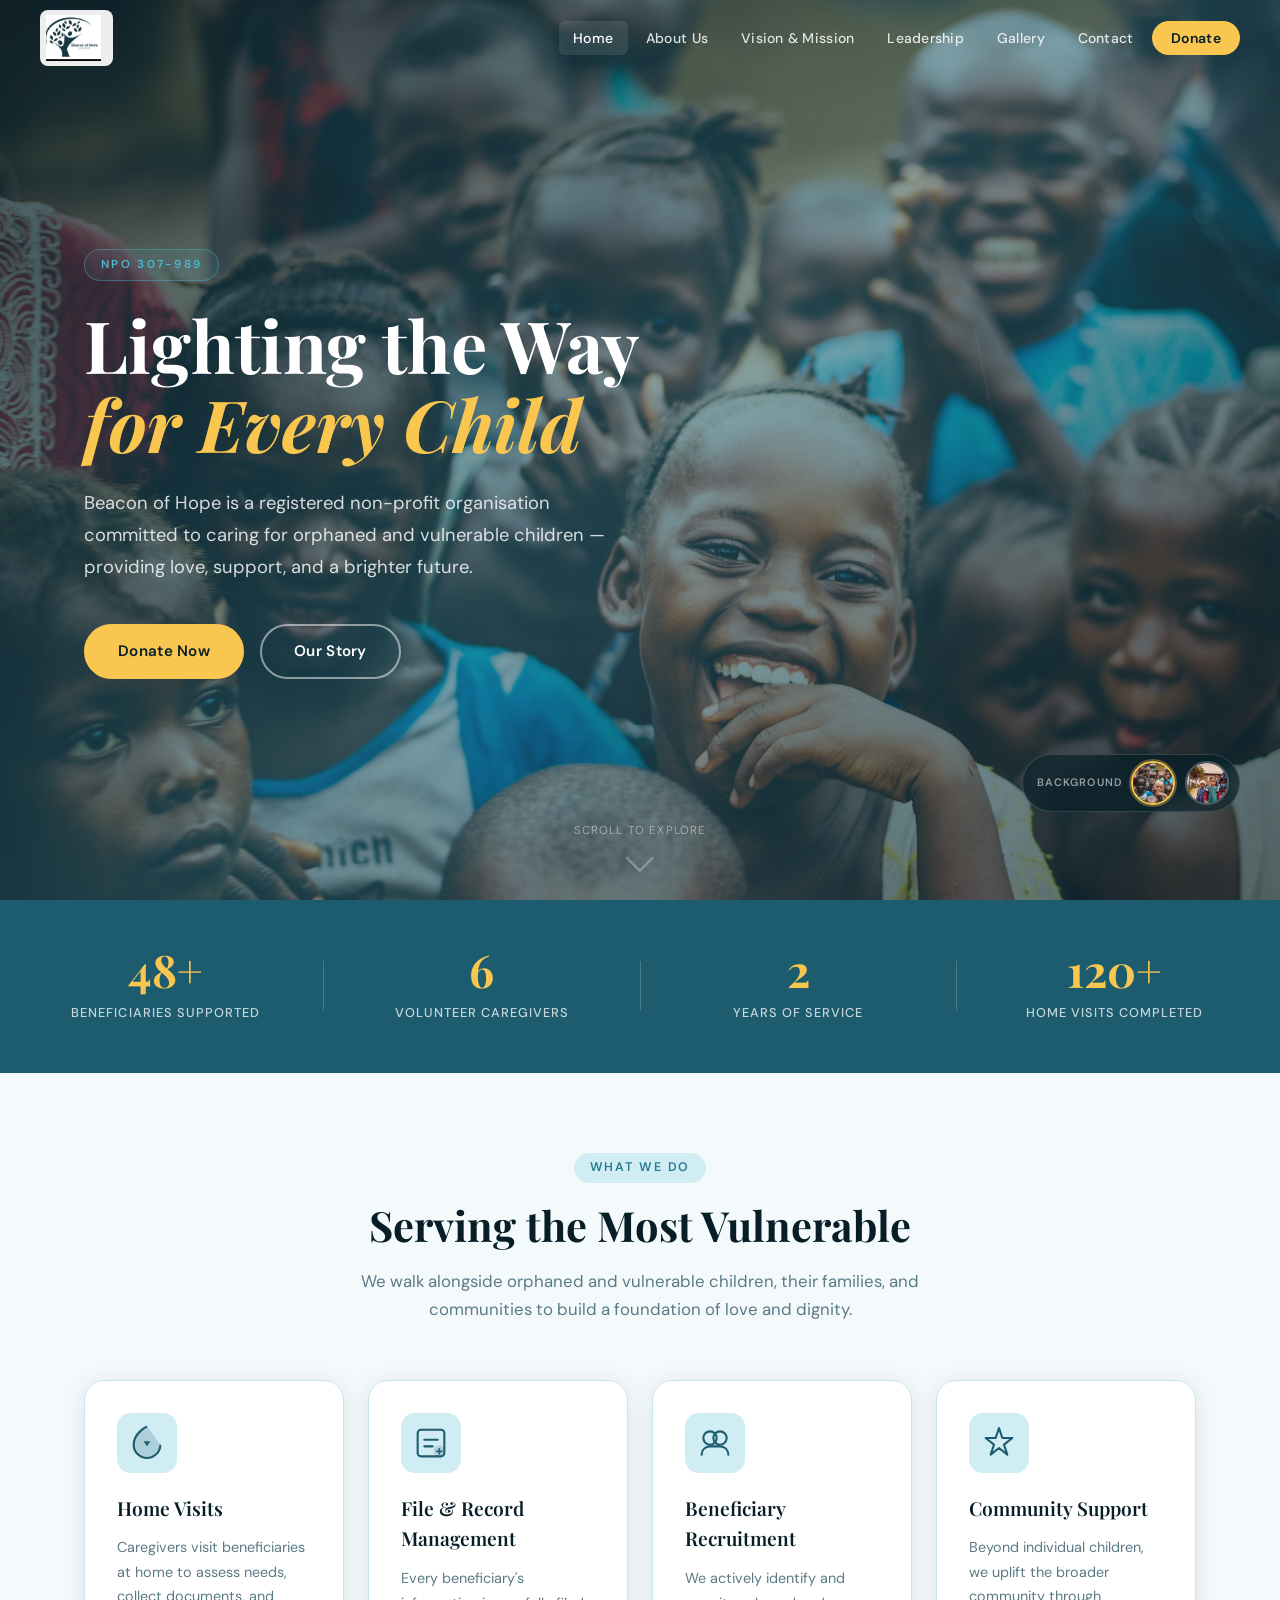
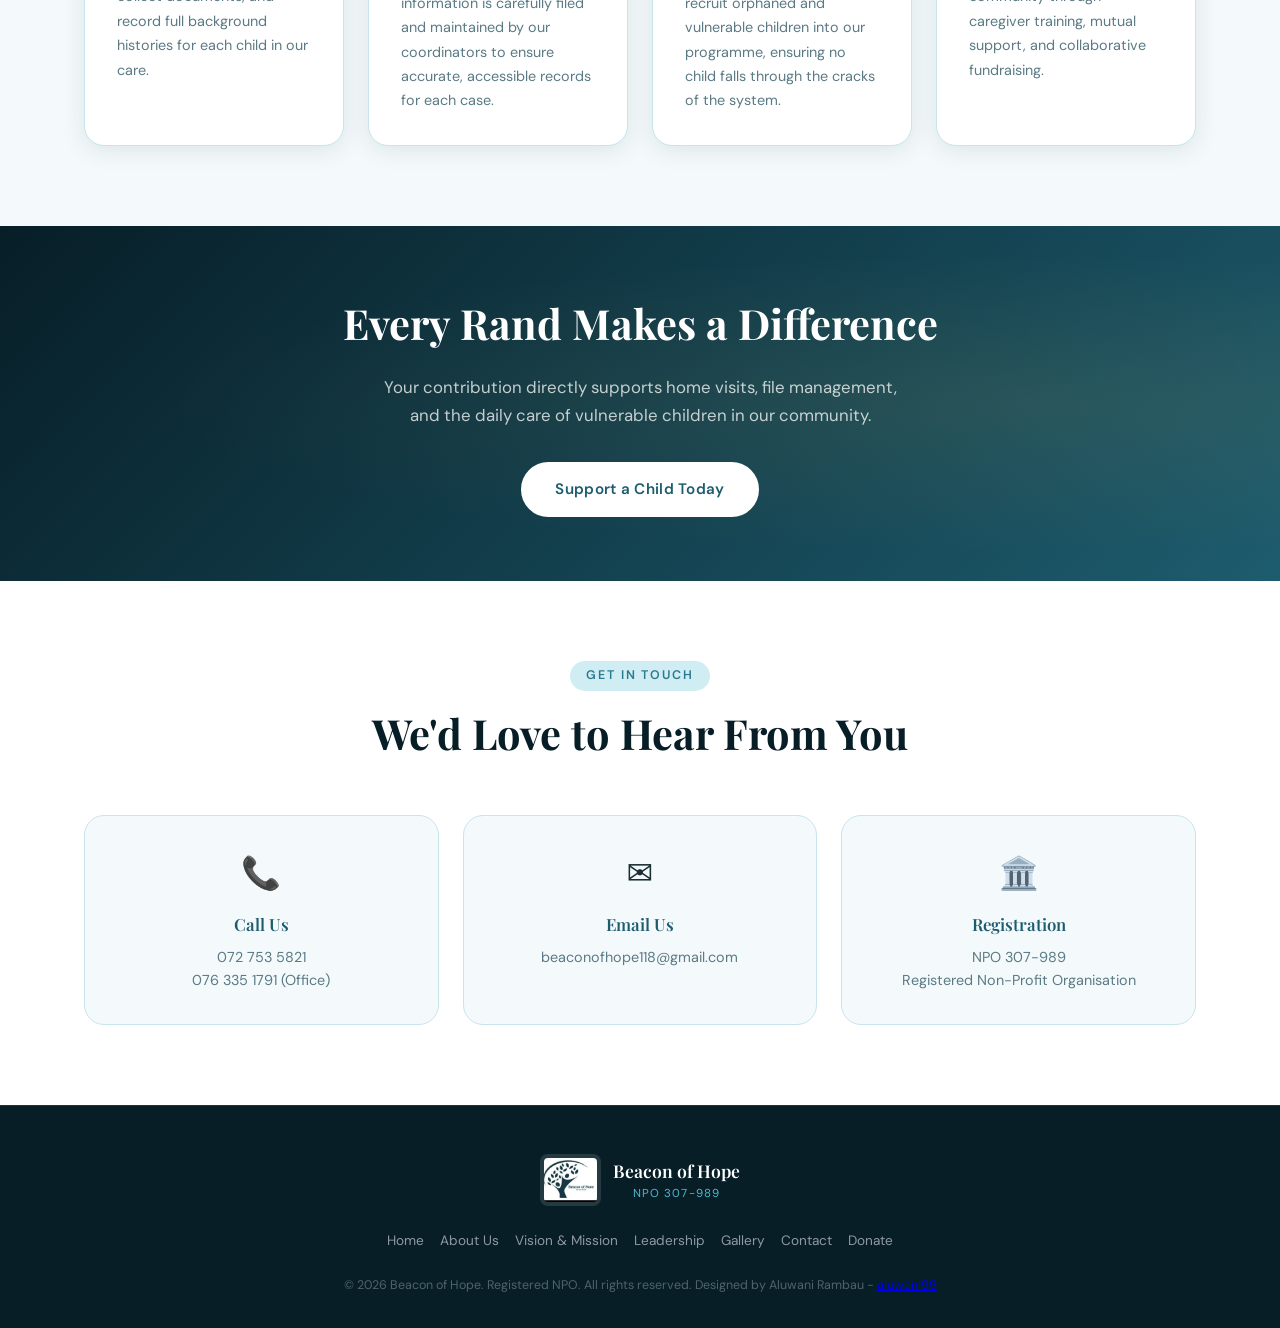
<file: index.html>
<!DOCTYPE html>
<html lang="en">
<head>
  <meta charset="UTF-8" />
  <meta name="viewport" content="width=device-width, initial-scale=1.0" />
  <title>Beacon of Hope | We Care, We Love</title>
  <link rel="stylesheet" href="css/global.css" />
  <link rel="stylesheet" href="css/home.css" />
</head>
<body>

  <!-- NAV -->
  <nav class="navbar" id="navbar">
    <a href="index.html" class="nav-logo">
      <img src="images/BeaconLogo.png" alt="Beacon of Hope Logo" class="logo-img" />
    </a>

    <button class="nav-toggle" id="navToggle" aria-label="Toggle menu">
      <span></span><span></span><span></span>
    </button>

    <ul class="nav-links" id="navLinks">
      <li><a href="index.html" class="nav-link active">Home</a></li>
      <li><a href="pages/about.html" class="nav-link">About Us</a></li>
      <li><a href="pages/vision.html" class="nav-link">Vision &amp; Mission</a></li>
      <li><a href="pages/leadership.html" class="nav-link">Leadership</a></li>
      <li><a href="pages/gallery.html" class="nav-link">Gallery</a></li>
      <li><a href="pages/contact.html" class="nav-link">Contact</a></li>
      <li><a href="pages/donate.html" class="nav-link nav-donate">Donate</a></li>
    </ul>
  </nav>

  <!-- HERO -->
  <section class="hero" id="hero">
    <!-- Background layers: photo 1, photo 2, overlay -->
    <div class="hero-bg-img active" id="heroBg0" style="background-image:url('images/education.jpg');"></div>
    <div class="hero-bg-img" id="heroBg1" style="background-image:url('images/SchoolProgram.jpg');"></div>
    <div class="hero-overlay"></div>

    <!-- Background chooser -->
    <div class="hero-bg-chooser" id="heroBgChooser">
      <span class="chooser-label">Background</span>
      <button class="chooser-btn active" data-bg="0" aria-label="Children smiling">
        <img src="images/education.jpg" alt="Children" />
      </button>
      <button class="chooser-btn" data-bg="1" aria-label="Caregiver reading">
        <img src="images/SchoolProgram.jpg" alt="Caregiver reading" />
      </button>
    </div>

    <div class="hero-content">
      <span class="hero-badge">NPO 307-989</span>
      <h1 class="hero-title">
        Lighting the Way<br/>
        <em>for Every Child</em>
      </h1>
      <p class="hero-sub">Beacon of Hope is a registered non-profit organisation committed to caring for orphaned and vulnerable children — providing love, support, and a brighter future.</p>
      <div class="hero-actions">
        <a href="pages/donate.html" class="btn btn-primary">Donate Now</a>
        <a href="pages/about.html" class="btn btn-outline">Our Story</a>
      </div>
    </div>
    <div class="hero-scroll-hint">
      <span>Scroll to explore</span>
      <div class="scroll-arrow"></div>
    </div>
  </section>

  <!-- IMPACT STATS -->
  <!-- IMPACT STATS -->
  <section class="stats-bar">
    <div class="stat-item">
      <span class="stat-num" data-target="120">0</span>
      <span class="stat-label">Beneficiaries Supported</span>
    </div>
    <div class="stat-divider"></div>
    <div class="stat-item">
      <span class="stat-num" data-target="15">0</span>
      <span class="stat-label">Volunteer Caregivers</span>
    </div>
    <div class="stat-divider"></div>
    <div class="stat-item">
      <span class="stat-num" data-target="5">0</span>
      <span class="stat-label">Years of Service</span>
    </div>
    <div class="stat-divider"></div>
    <div class="stat-item">
      <span class="stat-num" data-target="300">0</span>
      <span class="stat-label">Home Visits Completed</span>
    </div>
  </section>

  <!-- WHAT WE DO -->
  <section class="section services-section">
    <div class="container">
      <div class="section-header">
        <span class="section-tag">What We Do</span>
        <h2>Serving the Most Vulnerable</h2>
        <p>We walk alongside orphaned and vulnerable children, their families, and communities to build a foundation of love and dignity.</p>
      </div>
      <div class="services-grid">
        <div class="service-card">
          <div class="service-icon">
            <svg viewBox="0 0 48 48" width="40" height="40" fill="none" xmlns="http://www.w3.org/2000/svg">
              <path d="M24 4C24 4 8 12 8 26C8 34.8 15.2 42 24 42C32.8 42 40 34.8 40 26C40 12 24 4Z" fill="currentColor" opacity="0.2"/>
              <path d="M24 4C24 4 8 12 8 26C8 34.8 15.2 42 24 42C32.8 42 40 34.8 40 26C40 12 24 4Z" stroke="currentColor" stroke-width="2.5" stroke-linejoin="round"/>
              <path d="M24 28L20 22H28L24 28Z" fill="currentColor"/>
            </svg>
          </div>
          <h3>Home Visits</h3>
          <p>Caregivers visit beneficiaries at home to assess needs, collect documents, and record full background histories for each child in our care.</p>
        </div>
        <div class="service-card">
          <div class="service-icon">
            <svg viewBox="0 0 48 48" width="40" height="40" fill="none" xmlns="http://www.w3.org/2000/svg">
              <rect x="8" y="8" width="32" height="32" rx="4" stroke="currentColor" stroke-width="2.5"/>
              <path d="M16 20H32M16 28H26" stroke="currentColor" stroke-width="2.5" stroke-linecap="round"/>
              <circle cx="34" cy="34" r="7" fill="currentColor" opacity="0.2"/>
              <path d="M31 34H37M34 31V37" stroke="currentColor" stroke-width="2" stroke-linecap="round"/>
            </svg>
          </div>
          <h3>File &amp; Record Management</h3>
          <p>Every beneficiary's information is carefully filed and maintained by our coordinators to ensure accurate, accessible records for each case.</p>
        </div>
        <div class="service-card">
          <div class="service-icon">
            <svg viewBox="0 0 48 48" width="40" height="40" fill="none" xmlns="http://www.w3.org/2000/svg">
              <circle cx="18" cy="18" r="8" stroke="currentColor" stroke-width="2.5"/>
              <circle cx="30" cy="18" r="8" stroke="currentColor" stroke-width="2.5"/>
              <path d="M8 38C8 32 12.5 28 18 28H30C35.5 28 40 32 40 38" stroke="currentColor" stroke-width="2.5" stroke-linecap="round"/>
            </svg>
          </div>
          <h3>Beneficiary Recruitment</h3>
          <p>We actively identify and recruit orphaned and vulnerable children into our programme, ensuring no child falls through the cracks of the system.</p>
        </div>
        <div class="service-card">
          <div class="service-icon">
            <svg viewBox="0 0 48 48" width="40" height="40" fill="none" xmlns="http://www.w3.org/2000/svg">
              <path d="M24 6L28 18H40L30 26L34 38L24 30L14 38L18 26L8 18H20L24 6Z" stroke="currentColor" stroke-width="2.5" stroke-linejoin="round"/>
            </svg>
          </div>
          <h3>Community Support</h3>
          <p>Beyond individual children, we uplift the broader community through caregiver training, mutual support, and collaborative fundraising.</p>
        </div>
      </div>
    </div>
  </section>

  <!-- CTA STRIP -->
  <section class="cta-strip">
    <div class="container">
      <div class="cta-content">
        <h2>Every Rand Makes a Difference</h2>
        <p>Your contribution directly supports home visits, file management, and the daily care of vulnerable children in our community.</p>
        <a href="pages/donate.html" class="btn btn-light">Support a Child Today</a>
      </div>
    </div>
  </section>

  <!-- CONTACT QUICK -->
  <section class="section contact-quick">
    <div class="container">
      <div class="section-header">
        <span class="section-tag">Get in Touch</span>
        <h2>We'd Love to Hear From You</h2>
      </div>
      <div class="contact-cards">
        <div class="contact-card">
          <div class="contact-icon">📞</div>
          <h4>Call Us</h4>
          <p>072 753 5821</p>
          <p>076 335 1791 (Office)</p>
        </div>
        <div class="contact-card">
          <div class="contact-icon">✉️</div>
          <h4>Email Us</h4>
          <p>beaconofhope118@gmail.com</p>
        </div>
        <div class="contact-card">
          <div class="contact-icon">🏛️</div>
          <h4>Registration</h4>
          <p>NPO 307-989</p>
          <p>Registered Non-Profit Organisation</p>
        </div>
      </div>
    </div>
  </section>

  <footer class="footer">
    <div class="container footer-inner">
      <div class="footer-logo">
        <img src="../images/BeaconLogo.png" alt="Beacon of Hope" class="footer-logo-img" />
        <div>
          <span class="footer-name">Beacon of Hope</span>
          <span class="footer-npo">NPO 307-989</span>
        </div>
      </div>
      <nav class="footer-nav">
        <a href="../index.html">Home</a>
        <a href="about.html">About Us</a>
        <a href="vision.html">Vision &amp; Mission</a>
        <a href="leadership.html">Leadership</a>
        <a href="gallery.html">Gallery</a>
        <a href="contact.html">Contact</a>
        <a href="donate.html">Donate</a>
      </nav>
      <p class="footer-copy">&copy; 2026 Beacon of Hope. Registered NPO. All rights reserved. Designed by Aluwani Rambau - <a href="https://www.github.com/aluwani99" target="_blank">aluwani99</a></p>
      
    </div>
  </footer>

  <script src="js/global.js"></script>
  <script src="js/home.js"></script>
</body>
</html>
</file>
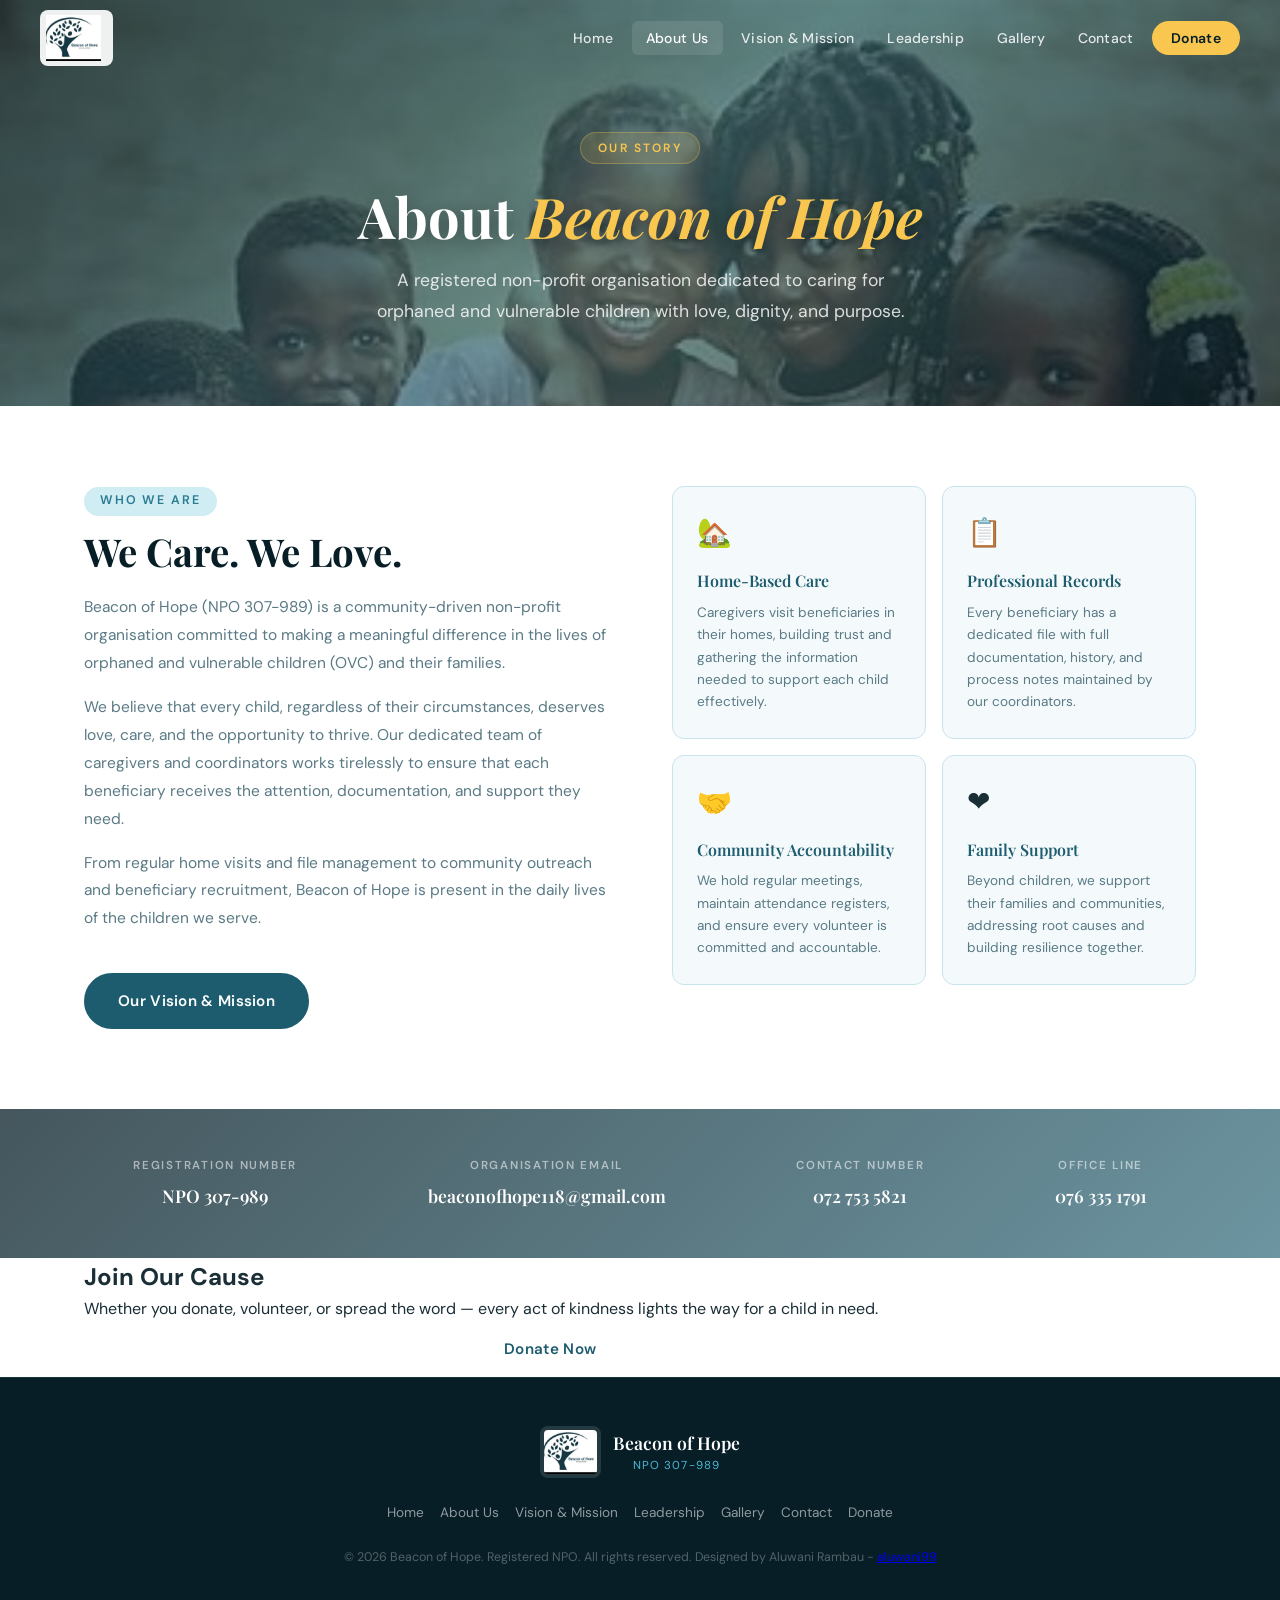
<file: pages/about.html>
<!DOCTYPE html>
<html lang="en">
<head>
  <meta charset="UTF-8" />
  <meta name="viewport" content="width=device-width, initial-scale=1.0" />
  <title>About Us | Beacon of Hope</title>
  <link rel="stylesheet" href="../css/global.css" />
  <link rel="stylesheet" href="../css/about.css" />
</head>
<body>

  <nav class="navbar scrolled" id="navbar">
    <a href="../index.html" class="nav-logo">
      <img src="../images/BeaconLogo.png" alt="Beacon of Hope Logo" class="logo-img" />
    </a>
    <button class="nav-toggle" id="navToggle" aria-label="Toggle menu">
      <span></span><span></span><span></span>
    </button>
    <ul class="nav-links" id="navLinks">
      <li><a href="../index.html" class="nav-link">Home</a></li>
      <li><a href="about.html" class="nav-link">About Us</a></li>
      <li><a href="vision.html" class="nav-link">Vision &amp; Mission</a></li>
      <li><a href="leadership.html" class="nav-link">Leadership</a></li>
      <li><a href="gallery.html" class="nav-link active">Gallery</a></li>
      <li><a href="contact.html" class="nav-link">Contact</a></li>
      <li><a href="donate.html" class="nav-link nav-donate">Donate</a></li>
    </ul>
  </nav>

  <section class="page-hero" style="background-image:url('../images/education.jpeg');">
    <div class="container">
      <span class="page-hero-tag">Our Story</span>
      <h1>About <em>Beacon of Hope</em></h1>
      <p>A registered non-profit organisation dedicated to caring for orphaned and vulnerable children with love, dignity, and purpose.</p>
    </div>
  </section>

  <section class="section about-section">
    <div class="container">
      <div class="about-grid">
        <div class="about-text">
          <span class="section-tag">Who We Are</span>
          <h2>We Care. We Love.</h2>
          <p>Beacon of Hope (NPO 307-989) is a community-driven non-profit organisation committed to making a meaningful difference in the lives of orphaned and vulnerable children (OVC) and their families.</p>
          <p>We believe that every child, regardless of their circumstances, deserves love, care, and the opportunity to thrive. Our dedicated team of caregivers and coordinators works tirelessly to ensure that each beneficiary receives the attention, documentation, and support they need.</p>
          <p>From regular home visits and file management to community outreach and beneficiary recruitment, Beacon of Hope is present in the daily lives of the children we serve.</p>
          <a href="vision.html" class="btn btn-teal" style="margin-top:1.5rem;">Our Vision &amp; Mission</a>
        </div>
        <div class="about-highlights">
          <div class="highlight-card">
            <div class="highlight-icon">🏡</div>
            <h4>Home-Based Care</h4>
            <p>Caregivers visit beneficiaries in their homes, building trust and gathering the information needed to support each child effectively.</p>
          </div>
          <div class="highlight-card">
            <div class="highlight-icon">📋</div>
            <h4>Professional Records</h4>
            <p>Every beneficiary has a dedicated file with full documentation, history, and process notes maintained by our coordinators.</p>
          </div>
          <div class="highlight-card">
            <div class="highlight-icon">🤝</div>
            <h4>Community Accountability</h4>
            <p>We hold regular meetings, maintain attendance registers, and ensure every volunteer is committed and accountable.</p>
          </div>
          <div class="highlight-card">
            <div class="highlight-icon">❤️</div>
            <h4>Family Support</h4>
            <p>Beyond children, we support their families and communities, addressing root causes and building resilience together.</p>
          </div>
        </div>
      </div>
    </div>
  </section>

  <section class="section npo-section" style="background-image:url('../images/SchoolProgram.jpg'); background-size:cover; background-position:center; background-attachment:fixed; position:relative;">
    <div class="container">
      <div class="npo-inner">
        <div class="npo-detail">
          <span class="npo-label">Registration Number</span>
          <span class="npo-value">NPO 307-989</span>
        </div>
        <div class="npo-detail">
          <span class="npo-label">Organisation Email</span>
          <span class="npo-value">beaconofhope118@gmail.com</span>
        </div>
        <div class="npo-detail">
          <span class="npo-label">Contact Number</span>
          <span class="npo-value">072 753 5821</span>
        </div>
        <div class="npo-detail">
          <span class="npo-label">Office Line</span>
          <span class="npo-value">076 335 1791</span>
        </div>
      </div>
    </div>
  </section>

  <section class="cta-strip">
    <div class="container">
      <div class="cta-content">
        <h2>Join Our Cause</h2>
        <p>Whether you donate, volunteer, or spread the word — every act of kindness lights the way for a child in need.</p>
        <div style="display:flex;gap:1rem;justify-content:center;flex-wrap:wrap;">
          <a href="donate.html" class="btn btn-light">Donate Now</a>
          <a href="contact.html" class="btn btn-outline">Get Involved</a>
        </div>
      </div>
    </div>
  </section>

  <footer class="footer">
    <div class="container footer-inner">
      <div class="footer-logo">
        <img src="../images/BeaconLogo.png" alt="Beacon of Hope" class="footer-logo-img" />
        <div>
          <span class="footer-name">Beacon of Hope</span>
          <span class="footer-npo">NPO 307-989</span>
        </div>
      </div>
      <nav class="footer-nav">
        <a href="../index.html">Home</a>
        <a href="about.html">About Us</a>
        <a href="vision.html">Vision &amp; Mission</a>
        <a href="leadership.html">Leadership</a>
        <a href="gallery.html">Gallery</a>
        <a href="contact.html">Contact</a>
        <a href="donate.html">Donate</a>
      </nav>
      <p class="footer-copy">&copy; 2026 Beacon of Hope. Registered NPO. All rights reserved. Designed by Aluwani Rambau - <a href="https://www.github.com/aluwani99" target="_blank">aluwani99</a></p>
      
    </div>
  </footer>

  <script src="../js/global.js"></script>
</body>
</html>
</file>
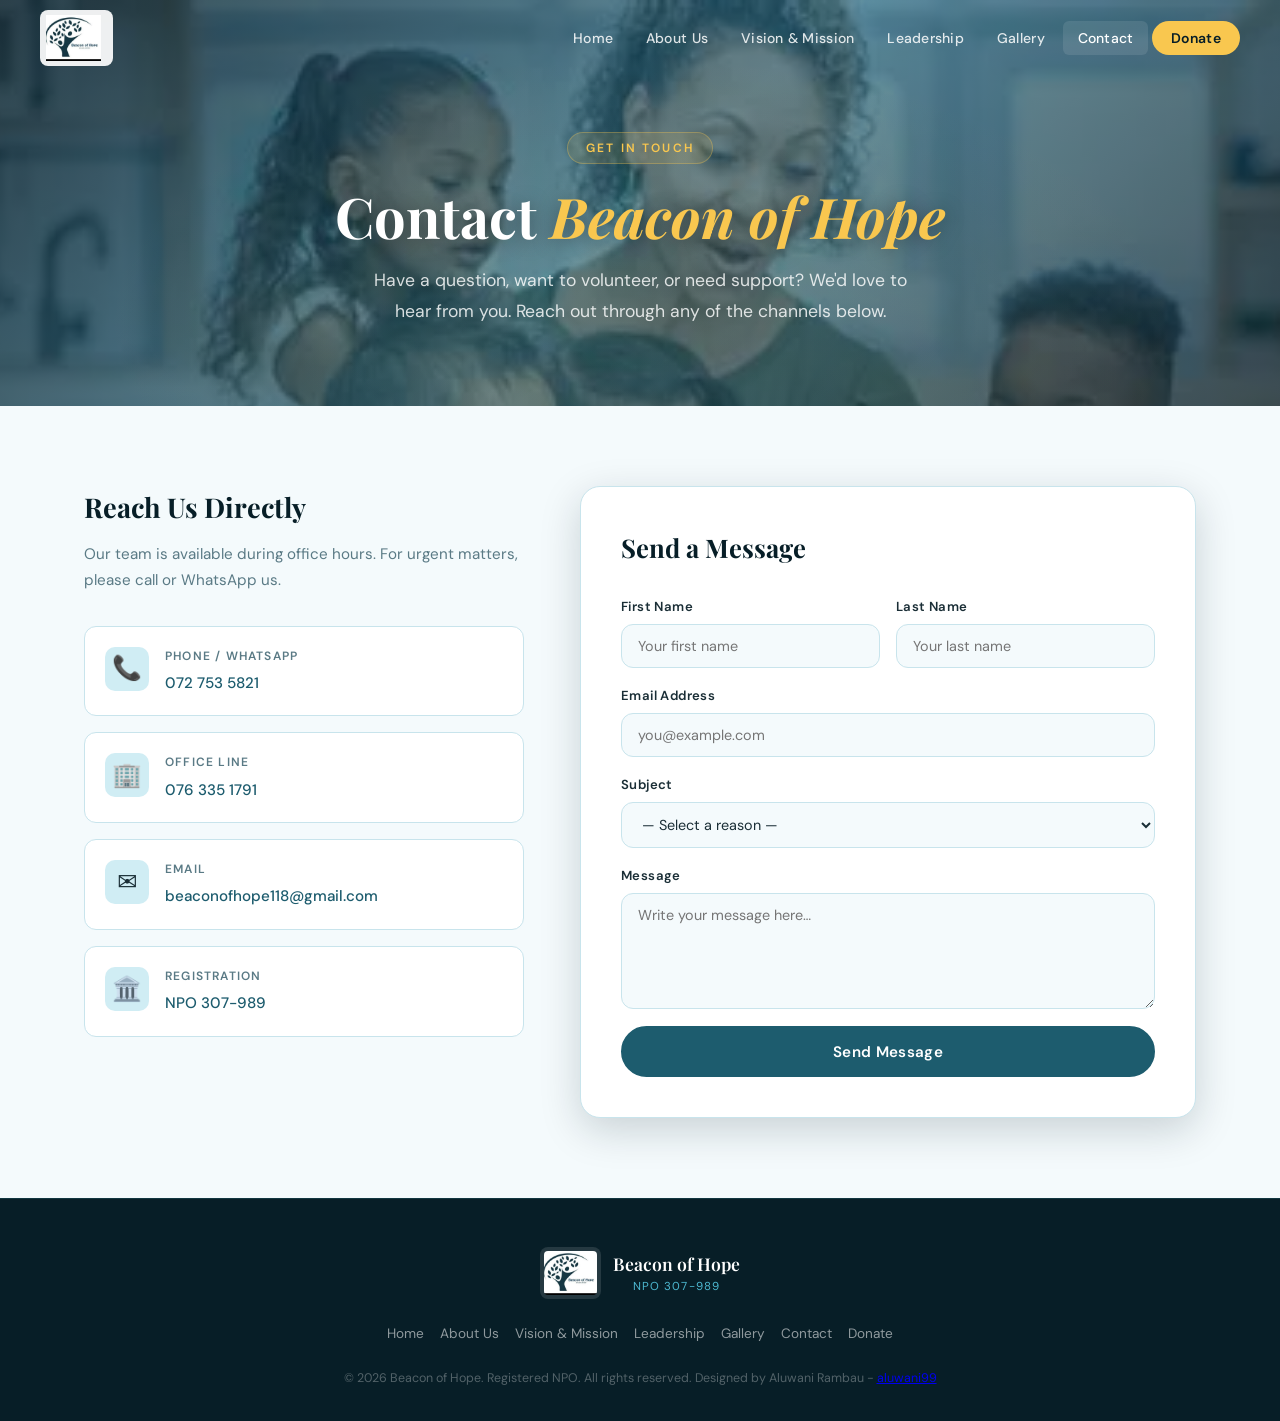
<file: pages/contact.html>
<!DOCTYPE html>
<html lang="en">
<head>
  <meta charset="UTF-8" />
  <meta name="viewport" content="width=device-width, initial-scale=1.0" />
  <title>Contact | Beacon of Hope</title>
  <link rel="stylesheet" href="../css/global.css" />
  <link rel="stylesheet" href="../css/contact.css" />
</head>
<body>

  <nav class="navbar scrolled" id="navbar">
    <a href="../index.html" class="nav-logo">
      <img src="../images/BeaconLogo.png" alt="Beacon of Hope Logo" class="logo-img" />
    </a>
    <button class="nav-toggle" id="navToggle" aria-label="Toggle menu">
      <span></span><span></span><span></span>
    </button>
    <ul class="nav-links" id="navLinks">
      <li><a href="../index.html" class="nav-link">Home</a></li>
      <li><a href="about.html" class="nav-link">About Us</a></li>
      <li><a href="vision.html" class="nav-link">Vision &amp; Mission</a></li>
      <li><a href="leadership.html" class="nav-link">Leadership</a></li>
      <li><a href="gallery.html" class="nav-link active">Gallery</a></li>
      <li><a href="contact.html" class="nav-link">Contact</a></li>
      <li><a href="donate.html" class="nav-link nav-donate">Donate</a></li>
    </ul>
  </nav>

  <section class="page-hero" style="background-image:url('../images/education-program.jpg');">
    <div class="container">
      <span class="page-hero-tag">Get in Touch</span>
      <h1>Contact <em>Beacon of Hope</em></h1>
      <p>Have a question, want to volunteer, or need support? We'd love to hear from you. Reach out through any of the channels below.</p>
    </div>
  </section>

  <section class="section contact-section">
    <div class="container">
      <div class="contact-layout">

        <div class="contact-info">
          <h2>Reach Us Directly</h2>
          <p>Our team is available during office hours. For urgent matters, please call or WhatsApp us.</p>

          <div class="info-item">
            <div class="info-icon">📞</div>
            <div>
              <h4>Phone / WhatsApp</h4>
              <a href="tel:0727535821">072 753 5821</a>
            </div>
          </div>
          <div class="info-item">
            <div class="info-icon">🏢</div>
            <div>
              <h4>Office Line</h4>
              <a href="tel:0763351791">076 335 1791</a>
            </div>
          </div>
          <div class="info-item">
            <div class="info-icon">✉️</div>
            <div>
              <h4>Email</h4>
              <a href="mailto:beaconofhope118@gmail.com">beaconofhope118@gmail.com</a>
            </div>
          </div>
          <div class="info-item">
            <div class="info-icon">🏛️</div>
            <div>
              <h4>Registration</h4>
              <span>NPO 307-989</span>
            </div>
          </div>
        </div>

        <div class="contact-form-wrap">
          <h2>Send a Message</h2>
          <form class="contact-form" id="contactForm">
            <div class="form-row">
              <div class="form-group">
                <label for="fname">First Name</label>
                <input type="text" id="fname" name="fname" placeholder="Your first name" required />
              </div>
              <div class="form-group">
                <label for="lname">Last Name</label>
                <input type="text" id="lname" name="lname" placeholder="Your last name" required />
              </div>
            </div>
            <div class="form-group">
              <label for="email">Email Address</label>
              <input type="email" id="email" name="email" placeholder="you@example.com" required />
            </div>
            <div class="form-group">
              <label for="subject">Subject</label>
              <select id="subject" name="subject">
                <option value="">— Select a reason —</option>
                <option>I want to volunteer</option>
                <option>I want to donate</option>
                <option>Beneficiary enquiry</option>
                <option>Partnership / collaboration</option>
                <option>General enquiry</option>
              </select>
            </div>
            <div class="form-group">
              <label for="message">Message</label>
              <textarea id="message" name="message" rows="5" placeholder="Write your message here…" required></textarea>
            </div>
            <button type="submit" class="btn btn-teal" style="width:100%;justify-content:center;">Send Message</button>
            <div class="form-success" id="formSuccess">
              ✅ Thank you! We'll be in touch soon.
            </div>
          </form>
        </div>

      </div>
    </div>
  </section>

  <footer class="footer">
    <div class="container footer-inner">
      <div class="footer-logo">
        <img src="../images/BeaconLogo.png" alt="Beacon of Hope" class="footer-logo-img" />
        <div>
          <span class="footer-name">Beacon of Hope</span>
          <span class="footer-npo">NPO 307-989</span>
        </div>
      </div>
      <nav class="footer-nav">
        <a href="../index.html">Home</a>
        <a href="about.html">About Us</a>
        <a href="vision.html">Vision &amp; Mission</a>
        <a href="leadership.html">Leadership</a>
        <a href="gallery.html">Gallery</a>
        <a href="contact.html">Contact</a>
        <a href="donate.html">Donate</a>
      </nav>
      <p class="footer-copy">&copy; 2026 Beacon of Hope. Registered NPO. All rights reserved. Designed by Aluwani Rambau - <a href="https://www.github.com/aluwani99" target="_blank">aluwani99</a></p>
      
    </div>
  </footer>

  <script src="../js/global.js"></script>
  <script src="../js/contact.js"></script>
</body>
</html>
</file>
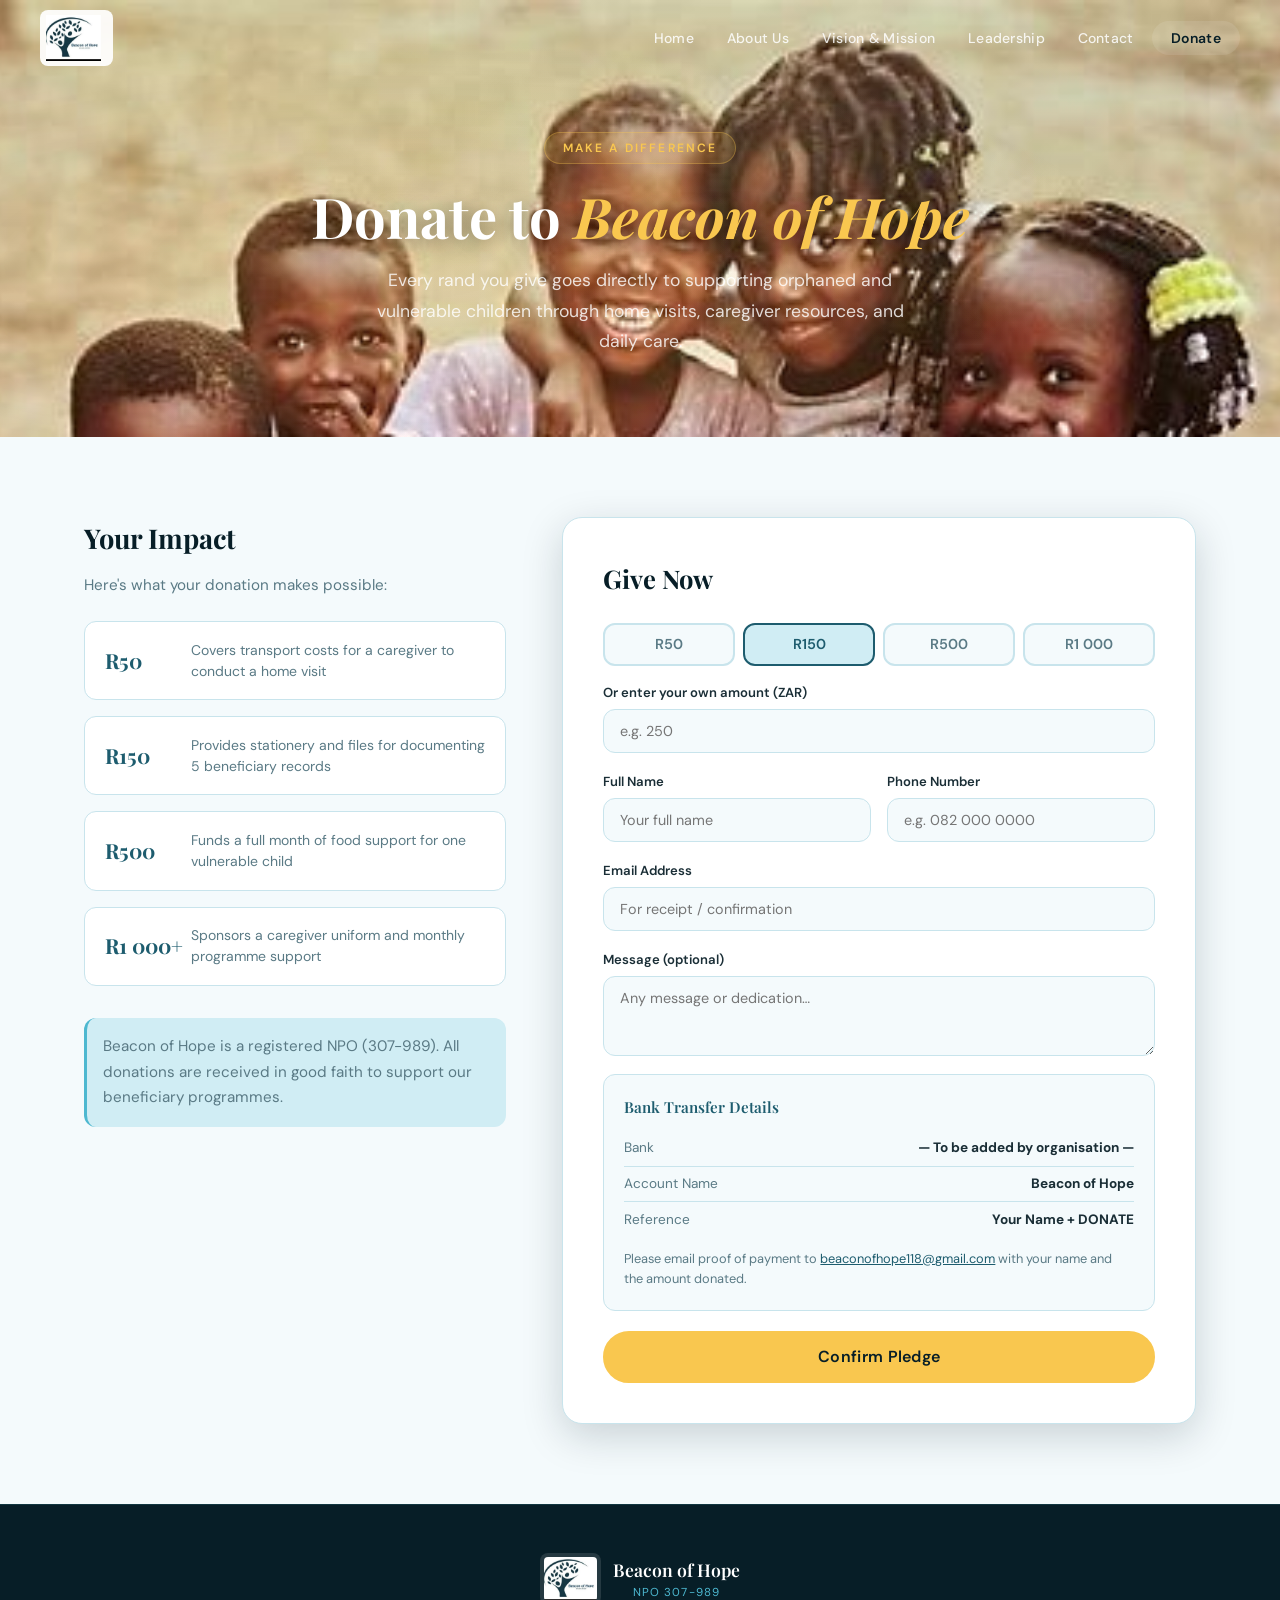
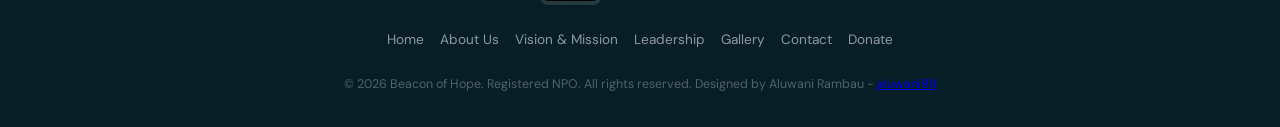
<file: pages/donate.html>
<!DOCTYPE html>
<html lang="en">
<head>
  <meta charset="UTF-8" />
  <meta name="viewport" content="width=device-width, initial-scale=1.0" />
  <title>Donate | Beacon of Hope</title>
  <link rel="stylesheet" href="../css/global.css" />
  <link rel="stylesheet" href="../css/donate.css" />
</head>
<body>

  <nav class="navbar scrolled" id="navbar">
    <a href="../index.html" class="nav-logo">
      <img src="../images/BeaconLogo.png" alt="Beacon of Hope Logo" class="logo-img" />
    </a>
    <button class="nav-toggle" id="navToggle"><span></span><span></span><span></span></button>
    <ul class="nav-links" id="navLinks">
      <li><a href="../index.html" class="nav-link">Home</a></li>
      <li><a href="about.html" class="nav-link">About Us</a></li>
      <li><a href="vision.html" class="nav-link">Vision &amp; Mission</a></li>
      <li><a href="leadership.html" class="nav-link">Leadership</a></li>
      <li><a href="contact.html" class="nav-link">Contact</a></li>
      <li><a href="donate.html" class="nav-link nav-donate active">Donate</a></li>
    </ul>
  </nav>

  <section class="page-hero page-hero--gold" style="background-image:url('../images/education.jpeg');">
    <div class="container">
      <span class="page-hero-tag">Make a Difference</span>
      <h1>Donate to <em>Beacon of Hope</em></h1>
      <p>Every rand you give goes directly to supporting orphaned and vulnerable children through home visits, caregiver resources, and daily care.</p>
    </div>
  </section>

  <section class="section donate-section">
    <div class="container">
      <div class="donate-layout">

        <div class="donate-impact">
          <h2>Your Impact</h2>
          <p>Here's what your donation makes possible:</p>
          <div class="impact-list">
            <div class="impact-item">
              <span class="impact-amount">R50</span>
              <p>Covers transport costs for a caregiver to conduct a home visit</p>
            </div>
            <div class="impact-item">
              <span class="impact-amount">R150</span>
              <p>Provides stationery and files for documenting 5 beneficiary records</p>
            </div>
            <div class="impact-item">
              <span class="impact-amount">R500</span>
              <p>Funds a full month of food support for one vulnerable child</p>
            </div>
            <div class="impact-item">
              <span class="impact-amount">R1 000+</span>
              <p>Sponsors a caregiver uniform and monthly programme support</p>
            </div>
          </div>
          <p class="donate-note">Beacon of Hope is a registered NPO (307-989). All donations are received in good faith to support our beneficiary programmes.</p>
        </div>

        <div class="donate-form-wrap">
          <h2>Give Now</h2>
          <div class="amount-selector">
            <button class="amount-btn" data-amount="50">R50</button>
            <button class="amount-btn active" data-amount="150">R150</button>
            <button class="amount-btn" data-amount="500">R500</button>
            <button class="amount-btn" data-amount="1000">R1 000</button>
          </div>

          <div class="form-group" style="margin-top:1rem;">
            <label for="customAmount">Or enter your own amount (ZAR)</label>
            <input type="number" id="customAmount" min="10" placeholder="e.g. 250" />
          </div>

          <form class="donate-form" id="donateForm">
            <div class="form-row">
              <div class="form-group">
                <label for="dname">Full Name</label>
                <input type="text" id="dname" placeholder="Your full name" required />
              </div>
              <div class="form-group">
                <label for="dphone">Phone Number</label>
                <input type="tel" id="dphone" placeholder="e.g. 082 000 0000" />
              </div>
            </div>
            <div class="form-group">
              <label for="demail">Email Address</label>
              <input type="email" id="demail" placeholder="For receipt / confirmation" required />
            </div>
            <div class="form-group">
              <label for="dmessage">Message (optional)</label>
              <textarea id="dmessage" rows="3" placeholder="Any message or dedication…"></textarea>
            </div>

            <div class="bank-details">
              <h4>Bank Transfer Details</h4>
              <div class="bank-row"><span>Bank</span><strong>— To be added by organisation —</strong></div>
              <div class="bank-row"><span>Account Name</span><strong>Beacon of Hope</strong></div>
              <div class="bank-row"><span>Reference</span><strong>Your Name + DONATE</strong></div>
              <p class="bank-note">Please email proof of payment to <a href="mailto:beaconofhope118@gmail.com">beaconofhope118@gmail.com</a> with your name and the amount donated.</p>
            </div>

            <button type="submit" class="btn btn-primary" style="width:100%;justify-content:center;font-size:1rem;">
              Confirm Pledge
            </button>
            <div class="form-success" id="donateSuccess">
              ❤️ Thank you for your generosity! We'll confirm your donation shortly.
            </div>
          </form>
        </div>

      </div>
    </div>
  </section>

  <footer class="footer">
    <div class="container footer-inner">
      <div class="footer-logo">
        <img src="../images/BeaconLogo.png" alt="Beacon of Hope" class="footer-logo-img" />
        <div>
          <span class="footer-name">Beacon of Hope</span>
          <span class="footer-npo">NPO 307-989</span>
        </div>
      </div>
      <nav class="footer-nav">
        <a href="../index.html">Home</a>
        <a href="about.html">About Us</a>
        <a href="vision.html">Vision &amp; Mission</a>
        <a href="leadership.html">Leadership</a>
        <a href="gallery.html">Gallery</a>
        <a href="contact.html">Contact</a>
        <a href="donate.html">Donate</a>
      </nav>
      <p class="footer-copy">&copy; 2026 Beacon of Hope. Registered NPO. All rights reserved. Designed by Aluwani Rambau - <a href="https://www.github.com/aluwani99" target="_blank">aluwani99</a></p>
      
    </div>
  </footer>

  <script src="../js/global.js"></script>
  <script src="../js/donate.js"></script>
</body>
</html>
</file>
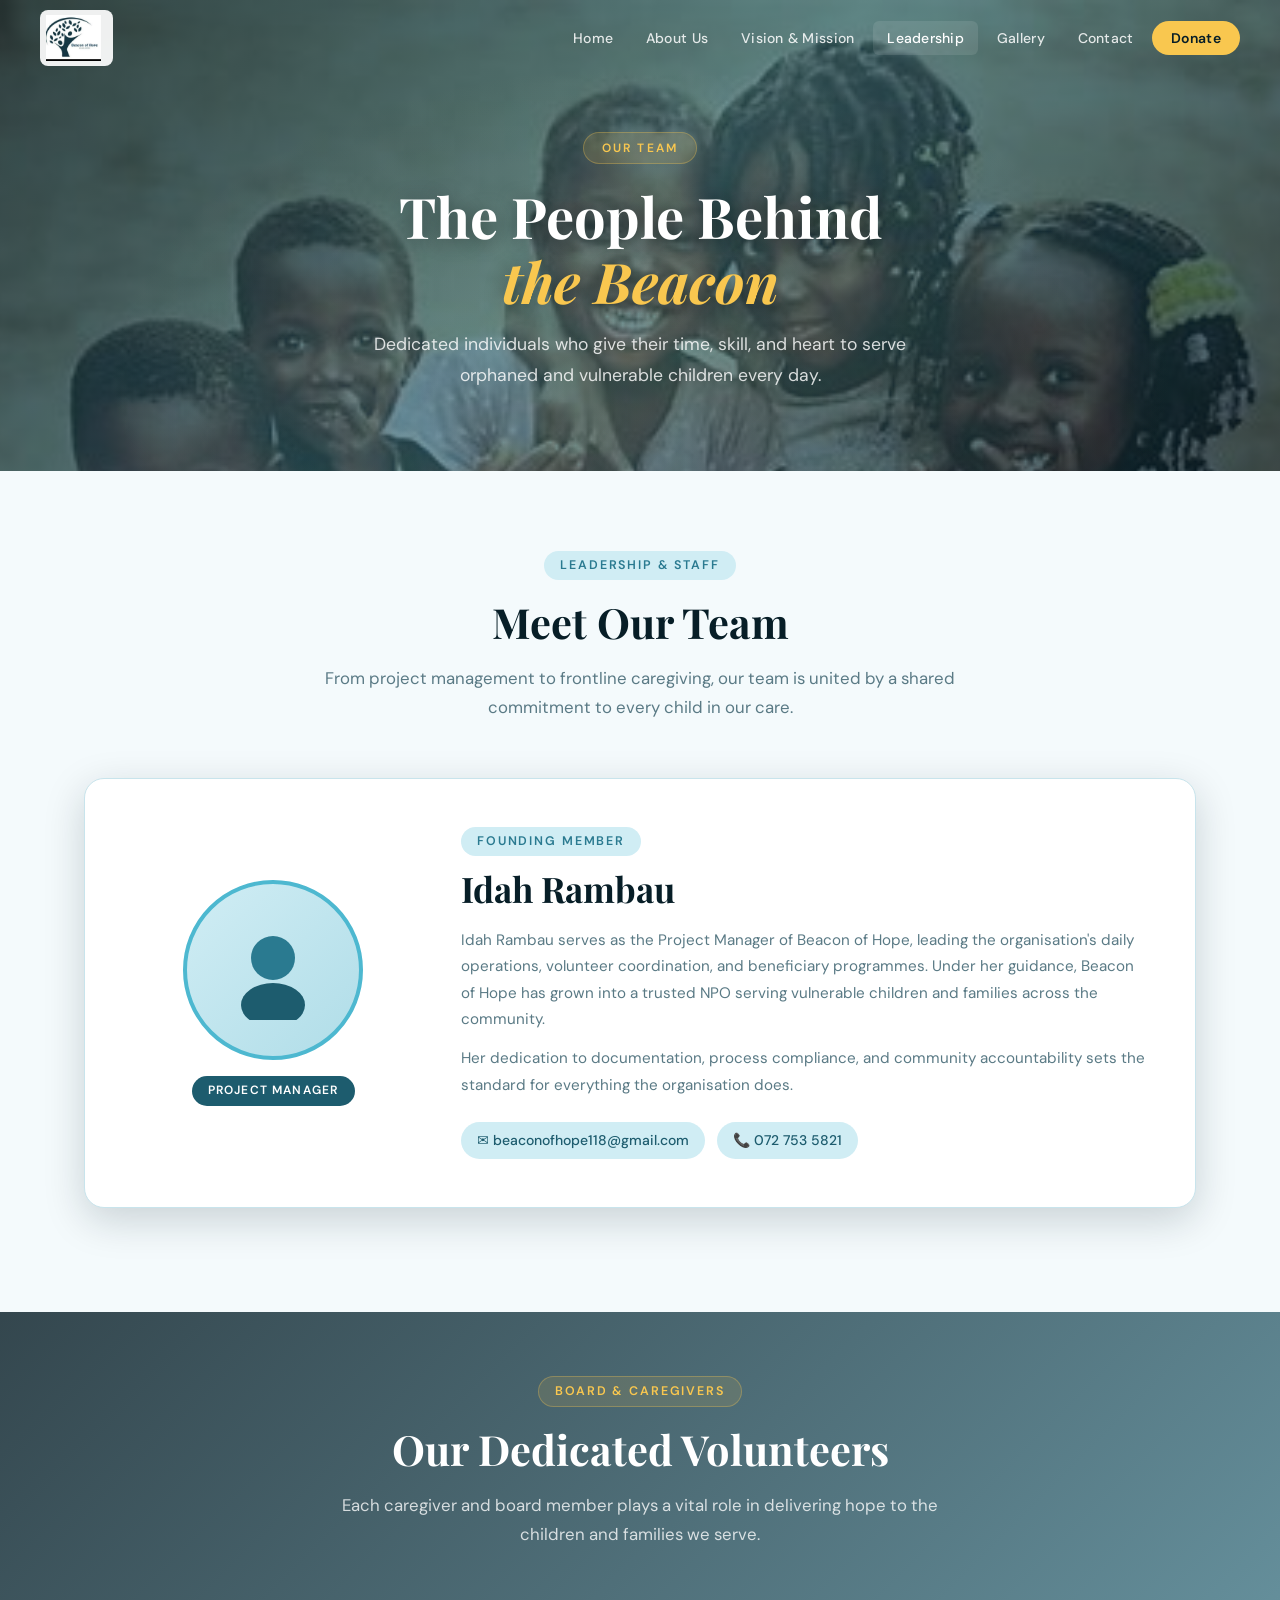
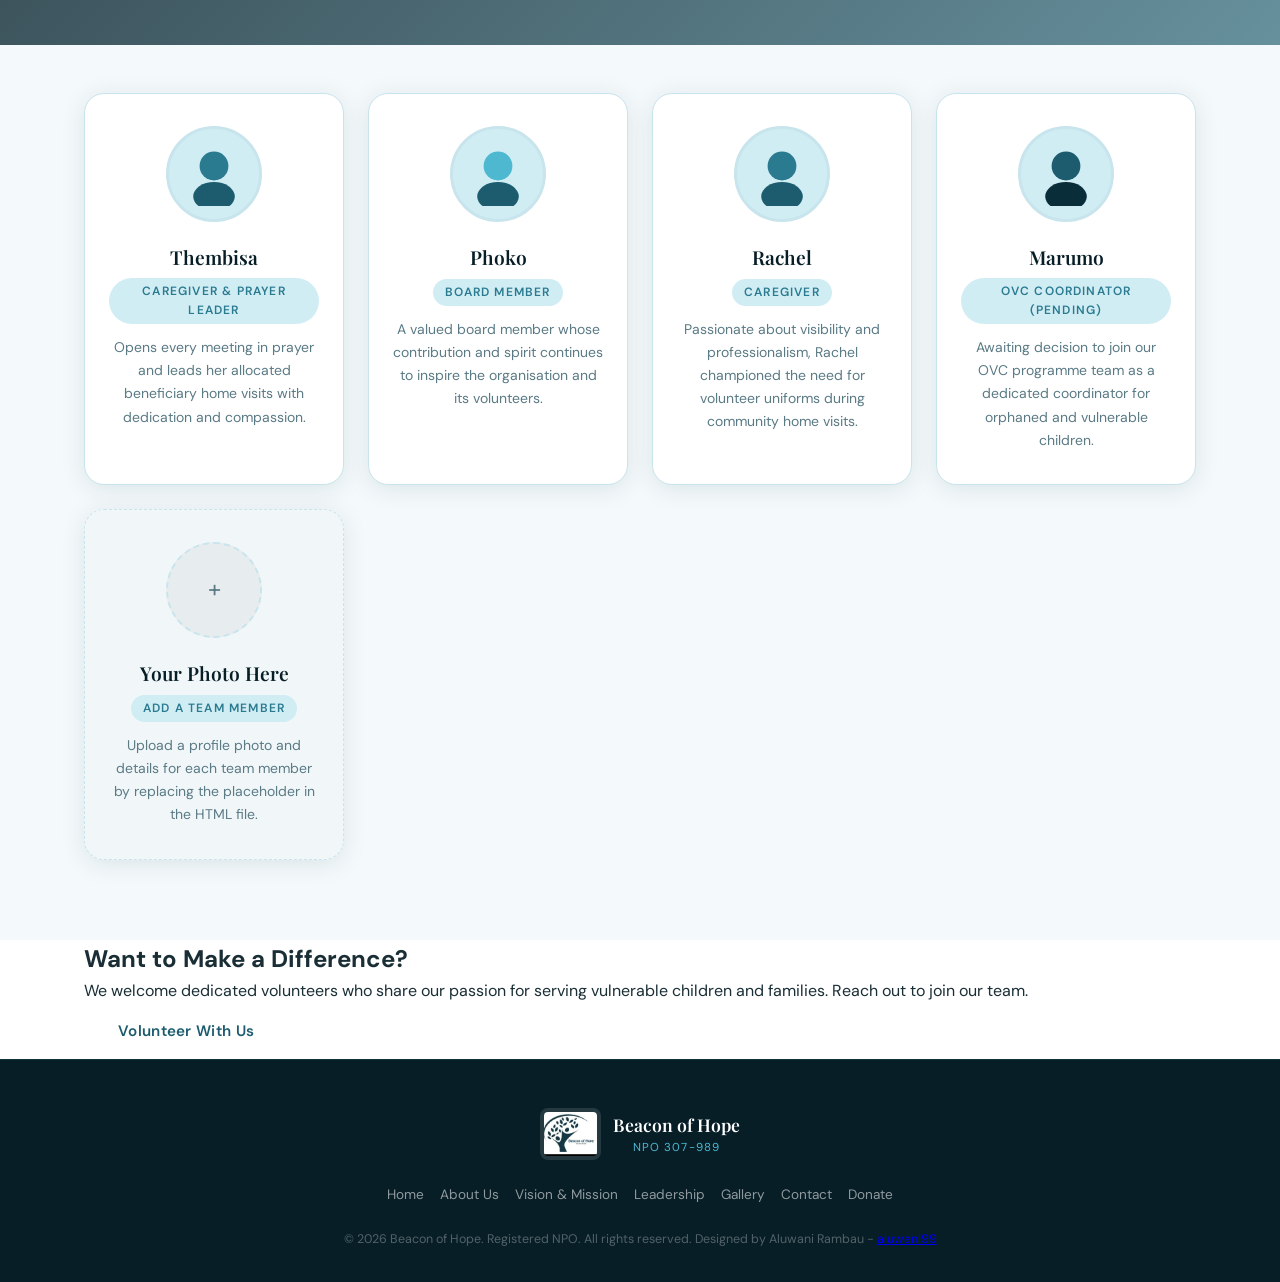
<file: pages/leadership.html>
<!DOCTYPE html>
<html lang="en">
<head>
  <meta charset="UTF-8" />
  <meta name="viewport" content="width=device-width, initial-scale=1.0" />
  <title>Leadership | Beacon of Hope</title>
  <link rel="stylesheet" href="../css/global.css" />
  <link rel="stylesheet" href="../css/leadership.css" />
</head>
<body>

  <nav class="navbar scrolled" id="navbar">
    <a href="../index.html" class="nav-logo">
      <img src="../images/BeaconLogo.png" alt="Beacon of Hope Logo" class="logo-img" />
    </a>
    <button class="nav-toggle" id="navToggle" aria-label="Toggle menu">
      <span></span><span></span><span></span>
    </button>
    <ul class="nav-links" id="navLinks">
      <li><a href="../index.html" class="nav-link">Home</a></li>
      <li><a href="about.html" class="nav-link">About Us</a></li>
      <li><a href="vision.html" class="nav-link">Vision &amp; Mission</a></li>
      <li><a href="leadership.html" class="nav-link">Leadership</a></li>
      <li><a href="gallery.html" class="nav-link active">Gallery</a></li>
      <li><a href="contact.html" class="nav-link">Contact</a></li>
      <li><a href="donate.html" class="nav-link nav-donate">Donate</a></li>
    </ul>
  </nav>

  <section class="page-hero" style="background-image:url('../images/education.jpeg');">
    <div class="container">
      <span class="page-hero-tag">Our Team</span>
      <h1>The People Behind<br/><em>the Beacon</em></h1>
      <p>Dedicated individuals who give their time, skill, and heart to serve orphaned and vulnerable children every day.</p>
    </div>
  </section>

  <section class="section leaders-section">
    <div class="container">
      <div class="section-header">
        <span class="section-tag">Leadership &amp; Staff</span>
        <h2>Meet Our Team</h2>
        <p>From project management to frontline caregiving, our team is united by a shared commitment to every child in our care.</p>
      </div>

      <!-- Featured leader -->
      <div class="leader-featured">
        <div class="leader-featured-photo">
          <div class="leader-avatar leader-avatar--large">
            <svg viewBox="0 0 100 100" xmlns="http://www.w3.org/2000/svg" width="100" height="100">
              <circle cx="50" cy="38" r="22" fill="#2a7a90"/>
              <ellipse cx="50" cy="85" rx="32" ry="22" fill="#1d5c6e"/>
            </svg>
          </div>
          <div class="leader-badge-featured">Project Manager</div>
        </div>
        <div class="leader-featured-info">
          <span class="section-tag">Founding Member</span>
          <h2>Idah Rambau</h2>
          <p>Idah Rambau serves as the Project Manager of Beacon of Hope, leading the organisation's daily operations, volunteer coordination, and beneficiary programmes. Under her guidance, Beacon of Hope has grown into a trusted NPO serving vulnerable children and families across the community.</p>
          <p>Her dedication to documentation, process compliance, and community accountability sets the standard for everything the organisation does.</p>
          <div class="leader-contact">
            <a href="mailto:beaconofhope118@gmail.com" class="leader-contact-link">✉ beaconofhope118@gmail.com</a>
            <a href="tel:0727535821" class="leader-contact-link">📞 072 753 5821</a>
          </div>
        </div>
      </div>

      <!-- Board -->
    </div>
  </section>

  <!-- PHOTO BANNER: Board -->
  <section class="photo-banner" style="background-image:url('../images/education-program.jpg');">
    <div class="container">
      <div class="section-header">
        <span class="section-tag">Board &amp; Caregivers</span>
        <h2>Our Dedicated Volunteers</h2>
        <p>Each caregiver and board member plays a vital role in delivering hope to the children and families we serve.</p>
      </div>
    </div>
  </section>

  <section class="section leaders-section" style="padding-top:3rem;">
    <div class="container">

      <div class="leaders-grid">
        <div class="leader-card">
          <div class="leader-avatar">
            <svg viewBox="0 0 80 80" xmlns="http://www.w3.org/2000/svg" width="64" height="64">
              <circle cx="40" cy="30" r="18" fill="#2a7a90"/>
              <ellipse cx="40" cy="68" rx="26" ry="18" fill="#1d5c6e"/>
            </svg>
          </div>
          <div class="leader-info">
            <h3>Thembisa</h3>
            <span class="leader-role">Caregiver &amp; Prayer Leader</span>
            <p>Opens every meeting in prayer and leads her allocated beneficiary home visits with dedication and compassion.</p>
          </div>
        </div>

        <div class="leader-card">
          <div class="leader-avatar">
            <svg viewBox="0 0 80 80" xmlns="http://www.w3.org/2000/svg" width="64" height="64">
              <circle cx="40" cy="30" r="18" fill="#4db8d0"/>
              <ellipse cx="40" cy="68" rx="26" ry="18" fill="#1d5c6e"/>
            </svg>
          </div>
          <div class="leader-info">
            <h3>Phoko</h3>
            <span class="leader-role">Board Member</span>
            <p>A valued board member whose contribution and spirit continues to inspire the organisation and its volunteers.</p>
          </div>
        </div>

        <div class="leader-card">
          <div class="leader-avatar">
            <svg viewBox="0 0 80 80" xmlns="http://www.w3.org/2000/svg" width="64" height="64">
              <circle cx="40" cy="30" r="18" fill="#2a7a90"/>
              <ellipse cx="40" cy="68" rx="26" ry="18" fill="#1d5c6e"/>
            </svg>
          </div>
          <div class="leader-info">
            <h3>Rachel</h3>
            <span class="leader-role">Caregiver</span>
            <p>Passionate about visibility and professionalism, Rachel championed the need for volunteer uniforms during community home visits.</p>
          </div>
        </div>

        <div class="leader-card">
          <div class="leader-avatar">
            <svg viewBox="0 0 80 80" xmlns="http://www.w3.org/2000/svg" width="64" height="64">
              <circle cx="40" cy="30" r="18" fill="#1d5c6e"/>
              <ellipse cx="40" cy="68" rx="26" ry="18" fill="#0a2d3a"/>
            </svg>
          </div>
          <div class="leader-info">
            <h3>Marumo</h3>
            <span class="leader-role">OVC Coordinator (Pending)</span>
            <p>Awaiting decision to join our OVC programme team as a dedicated coordinator for orphaned and vulnerable children.</p>
          </div>
        </div>

        <div class="leader-card leader-card--add">
          <div class="leader-avatar leader-avatar--empty">
            <span>+</span>
          </div>
          <div class="leader-info">
            <h3>Your Photo Here</h3>
            <span class="leader-role">Add a Team Member</span>
            <p>Upload a profile photo and details for each team member by replacing the placeholder in the HTML file.</p>
          </div>
        </div>
      </div>
    </div>
  </section>

  <!-- JOIN TEAM CTA -->
  <section class="cta-strip">
    <div class="container">
      <div class="cta-content">
        <h2>Want to Make a Difference?</h2>
        <p>We welcome dedicated volunteers who share our passion for serving vulnerable children and families. Reach out to join our team.</p>
        <a href="contact.html" class="btn btn-light">Volunteer With Us</a>
      </div>
    </div>
  </section>

  <footer class="footer">
    <div class="container footer-inner">
      <div class="footer-logo">
        <img src="../images/BeaconLogo.png" alt="Beacon of Hope" class="footer-logo-img" />
        <div>
          <span class="footer-name">Beacon of Hope</span>
          <span class="footer-npo">NPO 307-989</span>
        </div>
      </div>
      <nav class="footer-nav">
        <a href="../index.html">Home</a>
        <a href="about.html">About Us</a>
        <a href="vision.html">Vision &amp; Mission</a>
        <a href="leadership.html">Leadership</a>
        <a href="gallery.html">Gallery</a>
        <a href="contact.html">Contact</a>
        <a href="donate.html">Donate</a>
      </nav>
      <p class="footer-copy">&copy; 2026 Beacon of Hope. Registered NPO. All rights reserved. Designed by Aluwani Rambau - <a href="https://www.github.com/aluwani99" target="_blank">aluwani99</a></p>
      
    </div>
  </footer>

  <script src="../js/global.js"></script>
</body>
</html>
</file>
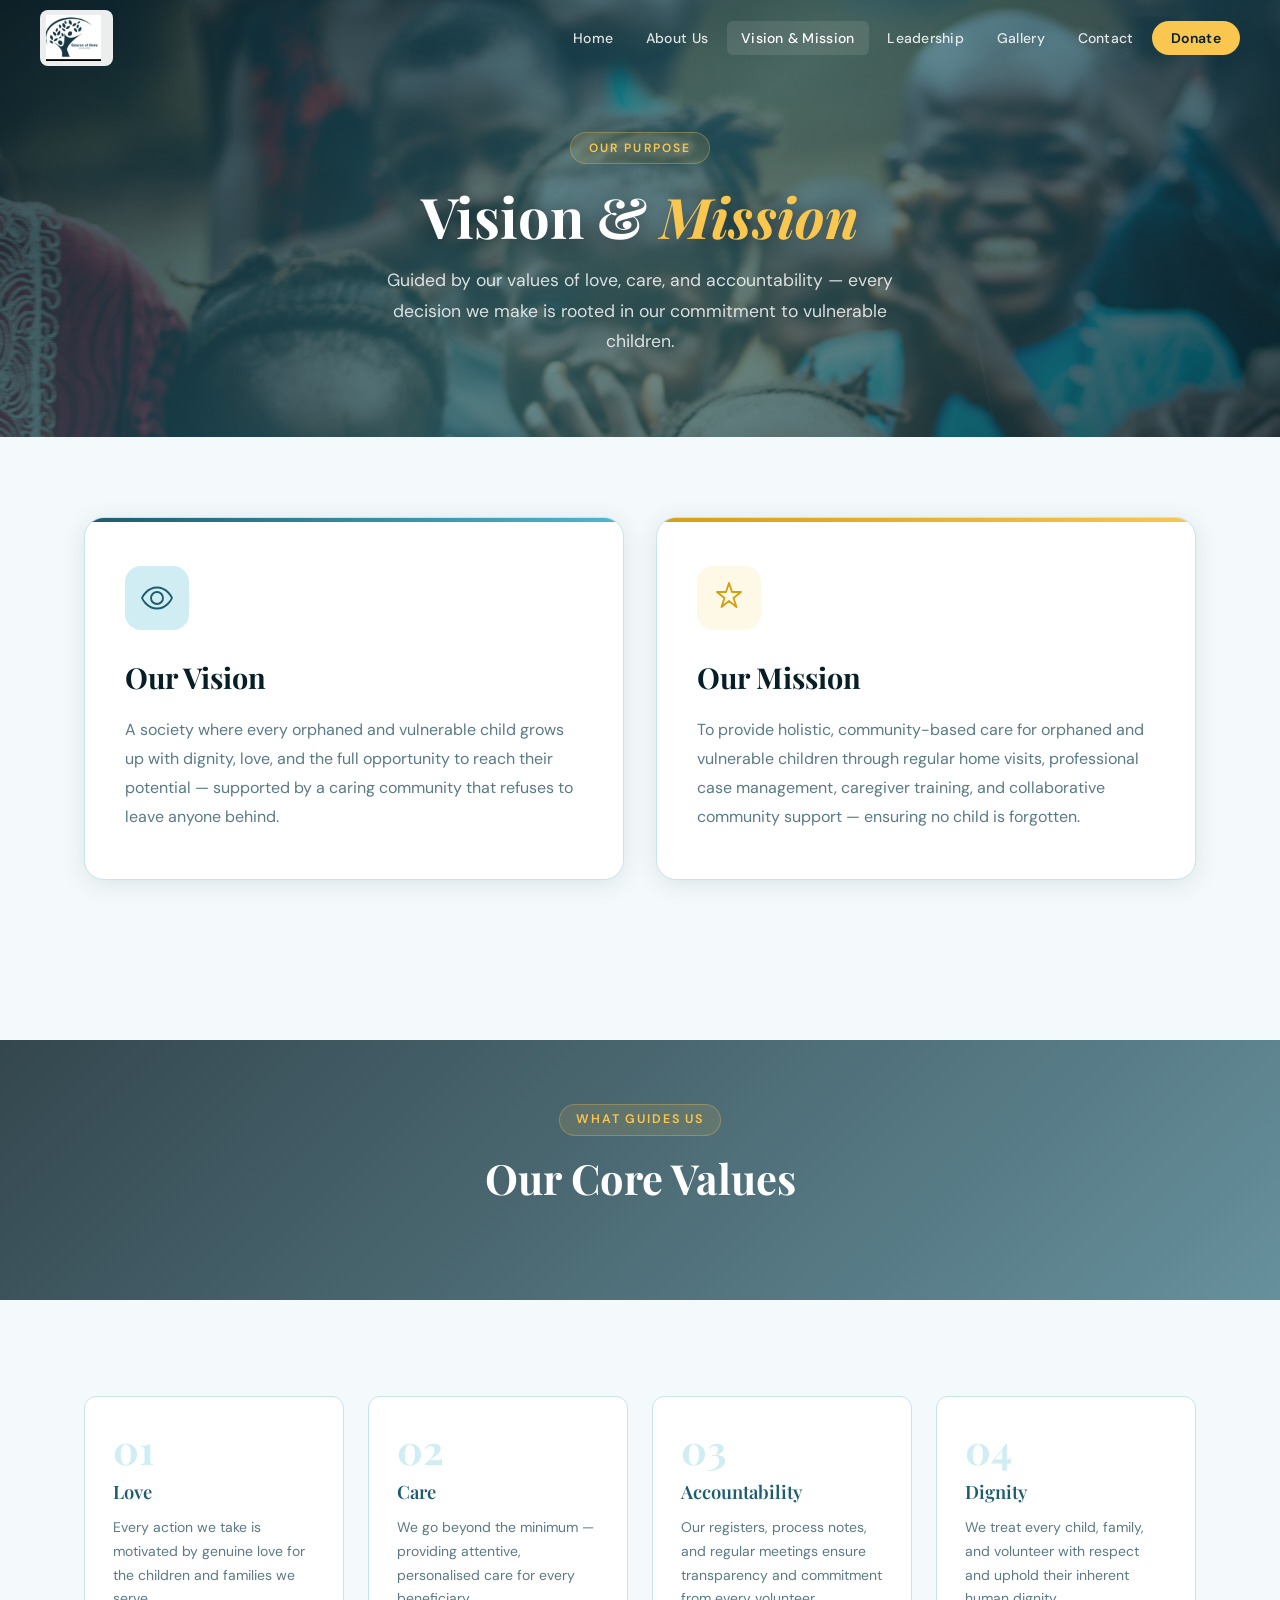
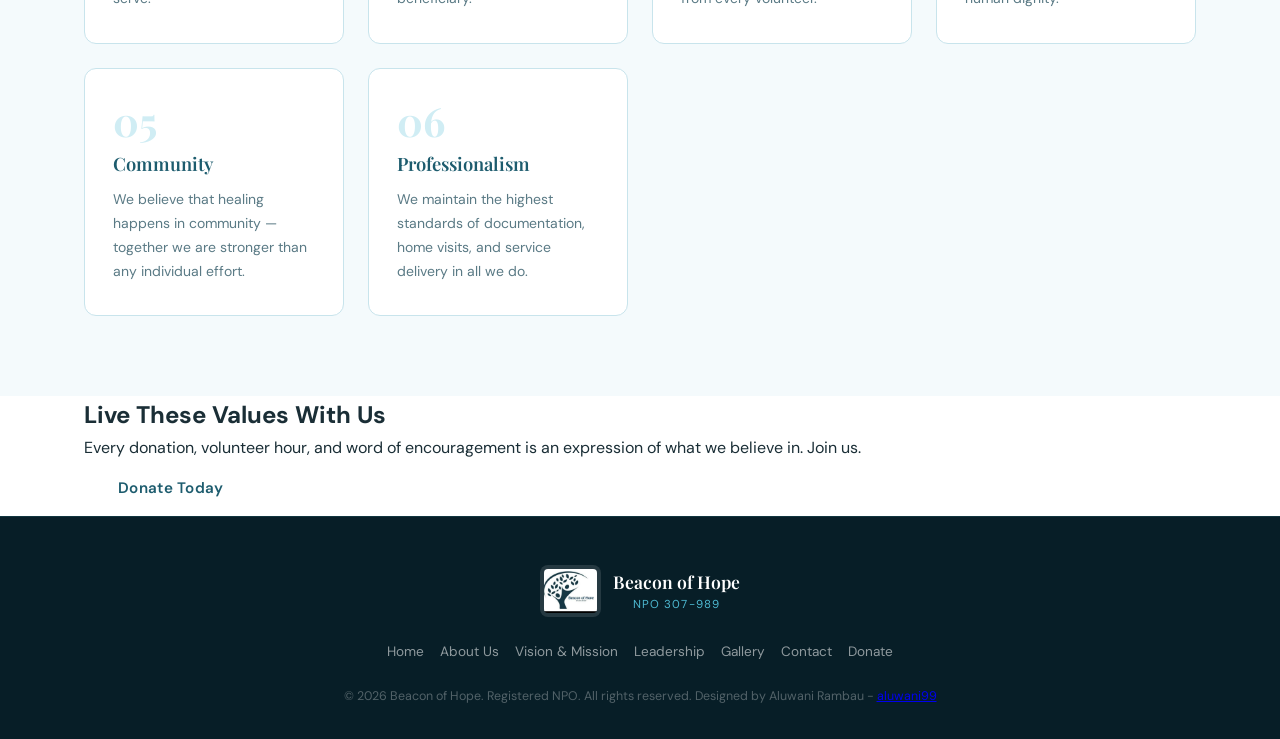
<file: pages/vision.html>
<!DOCTYPE html>
<html lang="en">
<head>
  <meta charset="UTF-8" />
  <meta name="viewport" content="width=device-width, initial-scale=1.0" />
  <title>Vision &amp; Mission | Beacon of Hope</title>
  <link rel="stylesheet" href="../css/global.css" />
  <link rel="stylesheet" href="../css/vision.css" />
</head>
<body>

  <nav class="navbar scrolled" id="navbar">
    <a href="../index.html" class="nav-logo">
      <img src="../images/BeaconLogo.png" alt="Beacon of Hope Logo" class="logo-img" />
    </a>
    <button class="nav-toggle" id="navToggle" aria-label="Toggle menu">
      <span></span><span></span><span></span>
    </button>
    <ul class="nav-links" id="navLinks">
      <li><a href="../index.html" class="nav-link">Home</a></li>
      <li><a href="about.html" class="nav-link">About Us</a></li>
      <li><a href="vision.html" class="nav-link">Vision &amp; Mission</a></li>
      <li><a href="leadership.html" class="nav-link">Leadership</a></li>
      <li><a href="gallery.html" class="nav-link active">Gallery</a></li>
      <li><a href="contact.html" class="nav-link">Contact</a></li>
      <li><a href="donate.html" class="nav-link nav-donate">Donate</a></li>
    </ul>
  </nav>

  <section class="page-hero" style="background-image:url('../images/education.jpg');">
    <div class="container">
      <span class="page-hero-tag">Our Purpose</span>
      <h1>Vision &amp; <em>Mission</em></h1>
      <p>Guided by our values of love, care, and accountability — every decision we make is rooted in our commitment to vulnerable children.</p>
    </div>
  </section>

  <section class="section vm-section">
    <div class="container">
      <div class="vm-grid">

        <div class="vm-card vm-card--vision">
          <div class="vm-icon">
            <svg viewBox="0 0 48 48" width="36" height="36" fill="none" xmlns="http://www.w3.org/2000/svg">
              <circle cx="24" cy="24" r="8" stroke="currentColor" stroke-width="2.5"/>
              <path d="M4 24C4 24 10 10 24 10C38 10 44 24 44 24C44 24 38 38 24 38C10 38 4 24 4 24Z" stroke="currentColor" stroke-width="2.5" stroke-linejoin="round"/>
            </svg>
          </div>
          <h2>Our Vision</h2>
          <p>A society where every orphaned and vulnerable child grows up with dignity, love, and the full opportunity to reach their potential — supported by a caring community that refuses to leave anyone behind.</p>
        </div>

        <div class="vm-card vm-card--mission">
          <div class="vm-icon">
            <svg viewBox="0 0 48 48" width="36" height="36" fill="none" xmlns="http://www.w3.org/2000/svg">
              <path d="M24 4L28 16H40L30 24L34 36L24 28L14 36L18 24L8 16H20L24 4Z" stroke="currentColor" stroke-width="2.5" stroke-linejoin="round"/>
            </svg>
          </div>
          <h2>Our Mission</h2>
          <p>To provide holistic, community-based care for orphaned and vulnerable children through regular home visits, professional case management, caregiver training, and collaborative community support — ensuring no child is forgotten.</p>
        </div>

      </div>

    </div>
  </section>

  <!-- PHOTO BANNER: Values -->
  <section class="photo-banner" style="background-image:url('../images/SchoolProgram.jpg');">
    <div class="container">
      <div class="section-header">
        <span class="section-tag">What Guides Us</span>
        <h2>Our Core Values</h2>
      </div>
    </div>
  </section>

  <section class="section vm-section" style="padding-top:3rem;">
    <div class="container">
      <div class="values-section">
        <div class="section-header" style="display:none;">
          <span class="section-tag">What Guides Us</span>
          <h2>Our Core Values</h2>
        </div>
        <div class="values-grid">
          <div class="value-item">
            <div class="value-num">01</div>
            <h3>Love</h3>
            <p>Every action we take is motivated by genuine love for the children and families we serve.</p>
          </div>
          <div class="value-item">
            <div class="value-num">02</div>
            <h3>Care</h3>
            <p>We go beyond the minimum — providing attentive, personalised care for every beneficiary.</p>
          </div>
          <div class="value-item">
            <div class="value-num">03</div>
            <h3>Accountability</h3>
            <p>Our registers, process notes, and regular meetings ensure transparency and commitment from every volunteer.</p>
          </div>
          <div class="value-item">
            <div class="value-num">04</div>
            <h3>Dignity</h3>
            <p>We treat every child, family, and volunteer with respect and uphold their inherent human dignity.</p>
          </div>
          <div class="value-item">
            <div class="value-num">05</div>
            <h3>Community</h3>
            <p>We believe that healing happens in community — together we are stronger than any individual effort.</p>
          </div>
          <div class="value-item">
            <div class="value-num">06</div>
            <h3>Professionalism</h3>
            <p>We maintain the highest standards of documentation, home visits, and service delivery in all we do.</p>
          </div>
        </div>
      </div>

    </div>
  </section>

  <section class="cta-strip">
    <div class="container">
      <div class="cta-content">
        <h2>Live These Values With Us</h2>
        <p>Every donation, volunteer hour, and word of encouragement is an expression of what we believe in. Join us.</p>
        <a href="donate.html" class="btn btn-light">Donate Today</a>
      </div>
    </div>
  </section>

  <footer class="footer">
    <div class="container footer-inner">
      <div class="footer-logo">
        <img src="../images/BeaconLogo.png" alt="Beacon of Hope" class="footer-logo-img" />
        <div>
          <span class="footer-name">Beacon of Hope</span>
          <span class="footer-npo">NPO 307-989</span>
        </div>
      </div>
      <nav class="footer-nav">
        <a href="../index.html">Home</a>
        <a href="about.html">About Us</a>
        <a href="vision.html">Vision &amp; Mission</a>
        <a href="leadership.html">Leadership</a>
        <a href="gallery.html">Gallery</a>
        <a href="contact.html">Contact</a>
        <a href="donate.html">Donate</a>
      </nav>
      <p class="footer-copy">&copy; 2026 Beacon of Hope. Registered NPO. All rights reserved. Designed by Aluwani Rambau - <a href="https://www.github.com/aluwani99" target="_blank">aluwani99</a></p>
      
    </div>
  </footer>

  <script src="../js/global.js"></script>
</body>
</html>
</file>
<file: css/global.css>
/* ============================================================
   BEACON OF HOPE — Global Styles
   Brand Colors extracted from logo:
   Primary Teal: #1d5c6e
   Mid Teal: #2a7a90
   Light Teal: #4db8d0
   Dark Navy: #071e27
   Accent Gold: #f9c74f
   ============================================================ */

@import url('https://fonts.googleapis.com/css2?family=Playfair+Display:ital,wght@0,600;0,700;1,600&family=DM+Sans:wght@300;400;500;600&display=swap');

:root {
  --primary: #1d5c6e;
  --primary-mid: #2a7a90;
  --primary-light: #4db8d0;
  --primary-pale: #d0edf4;
  --dark: #071e27;
  --dark-mid: #0a2d3a;
  --gold: #f9c74f;
  --gold-dark: #d4a013;
  --text: #1a2e36;
  --text-muted: #5a7a85;
  --white: #ffffff;
  --off-white: #f4fafc;
  --border: #c8e4ec;
  --radius: 12px;
  --radius-lg: 20px;
  --shadow: 0 4px 24px rgba(7,30,39,0.10);
  --shadow-lg: 0 12px 40px rgba(7,30,39,0.18);
  --font-display: 'Playfair Display', Georgia, serif;
  --font-body: 'DM Sans', system-ui, sans-serif;
  --transition: 0.3s cubic-bezier(0.4, 0, 0.2, 1);
  --navbar-h: 76px;
}

*, *::before, *::after { box-sizing: border-box; margin: 0; padding: 0; }

html { scroll-behavior: smooth; }

body {
  font-family: var(--font-body);
  color: var(--text);
  background: var(--white);
  line-height: 1.6;
  overflow-x: hidden;
}

/* ---- NAVBAR ---- */
.navbar {
  position: fixed;
  top: 0; left: 0; right: 0;
  z-index: 1000;
  display: flex;
  align-items: center;
  justify-content: space-between;
  padding: 0 2.5rem;
  height: var(--navbar-h);
  background: transparent;
  transition: background var(--transition), box-shadow var(--transition);
}

.navbar.scrolled {
  background: rgba(7, 30, 39, 0.96);
  backdrop-filter: blur(12px);
  box-shadow: 0 2px 20px rgba(0,0,0,0.3);
}

.nav-logo {
  display: flex;
  align-items: center;
  gap: 0.75rem;
  text-decoration: none;
  color: var(--white);
  background: rgba(255,255,255,0.92);
  border-radius: 8px;
  padding: 5px 12px 5px 6px;
}

.logo-img {
  height: 46px;
  width: auto;
  display: block;
}

.footer-logo-img {
  height: 52px;
  width: auto;
  display: block;
  background: rgba(255,255,255,0.12);
  border-radius: 8px;
  padding: 4px;
}

.nav-links {
  display: flex;
  align-items: center;
  list-style: none;
  gap: 0.25rem;
}

.nav-link {
  text-decoration: none;
  color: rgba(255,255,255,0.85);
  font-size: 0.875rem;
  font-weight: 500;
  padding: 0.5rem 0.9rem;
  border-radius: 6px;
  transition: color var(--transition), background var(--transition);
  letter-spacing: 0.02em;
}

.nav-link:hover,
.nav-link.active {
  color: var(--white);
  background: rgba(255,255,255,0.1);
}

.nav-donate {
  background: var(--gold);
  color: var(--dark) !important;
  font-weight: 600;
  padding: 0.5rem 1.2rem;
  border-radius: 50px;
}

.nav-donate:hover {
  background: var(--gold-dark) !important;
  color: var(--white) !important;
  transform: translateY(-1px);
}

.nav-toggle {
  display: none;
  flex-direction: column;
  gap: 5px;
  background: none;
  border: none;
  cursor: pointer;
  padding: 8px;
}

.nav-toggle span {
  display: block;
  width: 24px;
  height: 2px;
  background: var(--white);
  border-radius: 2px;
  transition: var(--transition);
}

/* ---- BUTTONS ---- */
.btn {
  display: inline-flex;
  align-items: center;
  gap: 0.5rem;
  padding: 0.85rem 2rem;
  border-radius: 50px;
  font-family: var(--font-body);
  font-size: 0.95rem;
  font-weight: 600;
  text-decoration: none;
  cursor: pointer;
  border: 2px solid transparent;
  transition: all var(--transition);
  letter-spacing: 0.02em;
}

.btn-primary {
  background: var(--gold);
  color: var(--dark);
  border-color: var(--gold);
}
.btn-primary:hover {
  background: var(--gold-dark);
  border-color: var(--gold-dark);
  transform: translateY(-2px);
  box-shadow: 0 8px 24px rgba(249,199,79,0.35);
}

.btn-outline {
  background: transparent;
  color: var(--white);
  border-color: rgba(255,255,255,0.5);
}
.btn-outline:hover {
  background: rgba(255,255,255,0.12);
  border-color: var(--white);
  transform: translateY(-2px);
}

.btn-teal {
  background: var(--primary);
  color: var(--white);
  border-color: var(--primary);
}
.btn-teal:hover {
  background: var(--primary-mid);
  border-color: var(--primary-mid);
  transform: translateY(-2px);
  box-shadow: var(--shadow-lg);
}

.btn-light {
  background: var(--white);
  color: var(--primary);
  border-color: var(--white);
}
.btn-light:hover {
  background: var(--off-white);
  transform: translateY(-2px);
  box-shadow: 0 8px 24px rgba(0,0,0,0.2);
}

/* ---- SECTIONS ---- */
.section {
  padding: 5rem 0;
}

.container {
  max-width: 1160px;
  margin: 0 auto;
  padding: 0 1.5rem;
}

.section-header {
  text-align: center;
  max-width: 640px;
  margin: 0 auto 3.5rem;
}

.section-tag {
  display: inline-block;
  font-size: 0.78rem;
  font-weight: 600;
  letter-spacing: 0.15em;
  text-transform: uppercase;
  color: var(--primary-mid);
  background: var(--primary-pale);
  padding: 0.3rem 1rem;
  border-radius: 50px;
  margin-bottom: 1rem;
}

.section-header h2 {
  font-family: var(--font-display);
  font-size: clamp(1.8rem, 3.5vw, 2.6rem);
  font-weight: 700;
  color: var(--dark);
  margin-bottom: 1rem;
  line-height: 1.25;
}

.section-header p {
  color: var(--text-muted);
  font-size: 1.05rem;
  line-height: 1.7;
}

/* ---- PAGE HERO (inner pages) ---- */
.page-hero {
  position: relative;
  padding: calc(var(--navbar-h) + 3.5rem) 0 5rem;
  text-align: center;
  color: var(--white);
  overflow: hidden;
  background-size: cover;
  background-position: center;
  background-attachment: fixed;
}

/* Dark overlay on top of the photo */
.page-hero::before {
  content: '';
  position: absolute;
  inset: 0;
  background: linear-gradient(
    135deg,
    rgba(7, 30, 39, 0.80) 0%,
    rgba(29, 92, 110, 0.65) 50%,
    rgba(7, 30, 39, 0.75) 100%
  );
  z-index: 0;
}

/* Subtle glow accent */
.page-hero::after {
  content: '';
  position: absolute;
  inset: 0;
  background: radial-gradient(ellipse at 50% 80%, rgba(249,199,79,0.08) 0%, transparent 60%);
  z-index: 0;
}

.page-hero .container {
  position: relative;
  z-index: 1;
}

.page-hero-tag {
  display: inline-block;
  font-size: 0.75rem;
  font-weight: 600;
  letter-spacing: 0.18em;
  text-transform: uppercase;
  color: var(--gold);
  background: rgba(249,199,79,0.12);
  border: 1px solid rgba(249,199,79,0.3);
  padding: 0.35rem 1.1rem;
  border-radius: 50px;
  margin-bottom: 1.25rem;
}

.page-hero h1 {
  font-family: var(--font-display);
  font-size: clamp(2rem, 5vw, 3.5rem);
  font-weight: 700;
  line-height: 1.15;
  margin-bottom: 1rem;
  text-shadow: 0 2px 20px rgba(0,0,0,0.4);
}

.page-hero h1 em {
  font-style: italic;
  color: var(--gold);
}

.page-hero p {
  font-size: 1.1rem;
  color: rgba(255,255,255,0.82);
  max-width: 560px;
  margin: 0 auto;
  line-height: 1.75;
}

/* ---- PHOTO SECTION BANNERS (mid-page) ---- */
.photo-banner {
  position: relative;
  padding: 4rem 0;
  background-size: cover;
  background-position: center;
  background-attachment: fixed;
  overflow: hidden;
}

.photo-banner::before {
  content: '';
  position: absolute;
  inset: 0;
  background: linear-gradient(135deg, rgba(7,30,39,0.82) 0%, rgba(29,92,110,0.68) 100%);
}

.photo-banner .container { position: relative; z-index: 1; }

.photo-banner .section-header { margin-bottom: 2rem; }

.photo-banner .section-tag {
  color: var(--gold);
  background: rgba(249,199,79,0.12);
  border: 1px solid rgba(249,199,79,0.3);
}

.photo-banner .section-header h2 { color: var(--white); }

.photo-banner .section-header p { color: rgba(255,255,255,0.78); }

/* ---- FOOTER ---- */
.footer {
  background: var(--dark);
  color: rgba(255,255,255,0.6);
  padding: 3rem 0 2rem;
  border-top: 1px solid rgba(77,184,208,0.15);
}

.footer-inner {
  display: flex;
  flex-direction: column;
  align-items: center;
  gap: 1.5rem;
  text-align: center;
}

.footer-logo {
  display: flex;
  align-items: center;
  gap: 0.75rem;
  color: var(--white);
}

.footer-name {
  display: block;
  font-family: var(--font-display);
  font-size: 1.1rem;
  font-weight: 600;
  color: var(--white);
}

.footer-npo {
  display: block;
  font-size: 0.72rem;
  color: var(--primary-light);
  letter-spacing: 0.1em;
}

.footer-nav {
  display: flex;
  flex-wrap: wrap;
  justify-content: center;
  gap: 0.25rem 1rem;
}

.footer-nav a {
  color: rgba(255,255,255,0.55);
  text-decoration: none;
  font-size: 0.85rem;
  transition: color var(--transition);
}

.footer-nav a:hover { color: var(--primary-light); }

.footer-copy {
  font-size: 0.78rem;
  color: rgba(255,255,255,0.3);
}

/* ---- RESPONSIVE ---- */
@media (max-width: 768px) {
  .navbar { padding: 0 1.25rem; }

  .nav-toggle { display: flex; }

  .nav-links {
    position: fixed;
    top: 0; right: -100%;
    width: min(320px, 85vw);
    height: 100vh;
    background: var(--dark-mid);
    flex-direction: column;
    align-items: flex-start;
    padding: calc(var(--navbar-h) + 1rem) 1.5rem 2rem;
    gap: 0.25rem;
    transition: right var(--transition);
    box-shadow: -8px 0 32px rgba(0,0,0,0.4);
  }

  .nav-links.open { right: 0; }

  .nav-link { width: 100%; padding: 0.75rem 1rem; border-radius: 8px; font-size: 1rem; }

  .nav-donate { text-align: center; }

  .section { padding: 3.5rem 0; }

  .btn { padding: 0.75rem 1.5rem; font-size: 0.9rem; }
}
</file>
<file: css/home.css>
/* ============================================================
   BEACON OF HOPE — Home Page Styles
   ============================================================ */

/* ---- HERO ---- */
.hero {
  position: relative;
  min-height: 100vh;
  display: flex;
  align-items: center;
  overflow: hidden;
}

/* Real photo background layers */
.hero-bg-img {
  position: absolute;
  inset: 0;
  z-index: 0;
  background-size: cover;
  background-position: center;
  opacity: 0;
  transition: opacity 0.8s ease;
}

.hero-bg-img.active {
  opacity: 1;
}

.hero-overlay {
  position: absolute;
  inset: 0;
  z-index: 1;
  background: linear-gradient(
    135deg,
    rgba(7, 30, 39, 0.75) 0%,
    rgba(29, 92, 110, 0.50) 50%,
    rgba(7, 30, 39, 0.65) 100%
  );
}

/* ---- BACKGROUND CHOOSER ---- */
.hero-bg-chooser {
  position: absolute;
  bottom: 5.5rem;
  right: 2.5rem;
  z-index: 10;
  display: flex;
  align-items: center;
  gap: 0.6rem;
  background: rgba(7, 30, 39, 0.65);
  backdrop-filter: blur(10px);
  border: 1px solid rgba(255,255,255,0.15);
  border-radius: 50px;
  padding: 6px 10px;
}

.chooser-label {
  font-size: 0.68rem;
  font-weight: 600;
  letter-spacing: 0.1em;
  text-transform: uppercase;
  color: rgba(255,255,255,0.55);
  padding-left: 4px;
}

.chooser-btn {
  width: 44px;
  height: 44px;
  border-radius: 50%;
  border: 2.5px solid rgba(255,255,255,0.25);
  overflow: hidden;
  cursor: pointer;
  padding: 0;
  background: none;
  transition: border-color 0.3s ease, transform 0.2s ease;
  flex-shrink: 0;
}

.chooser-btn img {
  width: 100%;
  height: 100%;
  object-fit: cover;
  display: block;
}

.chooser-btn:hover {
  border-color: rgba(255,255,255,0.6);
  transform: scale(1.08);
}

.chooser-btn.active {
  border-color: var(--gold);
  box-shadow: 0 0 0 2px rgba(249,199,79,0.35);
}

/* ---- HERO CONTENT ---- */
.hero-content {
  position: relative;
  z-index: 2;
  padding: calc(var(--navbar-h) + 3rem) 1.5rem 6rem;
  max-width: 680px;
  margin-left: max(1.5rem, calc((100vw - 1160px)/2));
}

.hero-badge {
  display: inline-block;
  font-size: 0.72rem;
  font-weight: 600;
  letter-spacing: 0.2em;
  text-transform: uppercase;
  color: var(--primary-light);
  border: 1px solid rgba(77,184,208,0.4);
  background: rgba(77,184,208,0.08);
  padding: 0.35rem 1rem;
  border-radius: 50px;
  margin-bottom: 1.5rem;
  animation: fadeUp 0.8s 0.2s both;
}

.hero-title {
  font-family: var(--font-display);
  font-size: clamp(2.6rem, 6vw, 4.5rem);
  font-weight: 700;
  color: var(--white);
  line-height: 1.1;
  margin-bottom: 1.5rem;
  animation: fadeUp 0.8s 0.4s both;
}

.hero-title em {
  font-style: italic;
  color: var(--gold);
}

.hero-sub {
  font-size: clamp(1rem, 2vw, 1.15rem);
  color: rgba(255,255,255,0.82);
  line-height: 1.75;
  max-width: 540px;
  margin-bottom: 2.5rem;
  animation: fadeUp 0.8s 0.6s both;
}

.hero-actions {
  display: flex;
  gap: 1rem;
  flex-wrap: wrap;
  animation: fadeUp 0.8s 0.8s both;
}

.hero-scroll-hint {
  position: absolute;
  bottom: 2rem;
  left: 50%;
  transform: translateX(-50%);
  z-index: 2;
  display: flex;
  flex-direction: column;
  align-items: center;
  gap: 0.5rem;
  color: rgba(255,255,255,0.45);
  font-size: 0.72rem;
  letter-spacing: 0.1em;
  text-transform: uppercase;
}

.scroll-arrow {
  width: 20px;
  height: 20px;
  border-right: 2px solid rgba(255,255,255,0.3);
  border-bottom: 2px solid rgba(255,255,255,0.3);
  transform: rotate(45deg);
  animation: bounce 1.5s infinite;
}

@keyframes bounce {
  0%, 100% { transform: rotate(45deg) translateY(0); }
  50% { transform: rotate(45deg) translateY(5px); }
}

@keyframes fadeUp {
  from { opacity: 0; transform: translateY(30px); }
  to { opacity: 1; transform: translateY(0); }
}

/* ---- STATS BAR ---- */
.stats-bar {
  background: var(--primary);
  padding: 2.5rem 1.5rem;
  display: flex;
  justify-content: center;
  align-items: center;
  flex-wrap: wrap;
  gap: 1rem;
}

.stat-item {
  text-align: center;
  padding: 0.5rem 2rem;
  flex: 1;
  min-width: 150px;
}

.stat-num {
  display: block;
  font-family: var(--font-display);
  font-size: 2.8rem;
  font-weight: 700;
  color: var(--gold);
  line-height: 1;
  margin-bottom: 0.4rem;
}

.stat-label {
  font-size: 0.8rem;
  font-weight: 500;
  color: rgba(255,255,255,0.75);
  text-transform: uppercase;
  letter-spacing: 0.08em;
}

.stat-divider {
  width: 1px;
  height: 50px;
  background: rgba(255,255,255,0.2);
  flex-shrink: 0;
}

/* ---- SERVICES ---- */
.services-section { background: var(--off-white); }

.services-grid {
  display: grid;
  grid-template-columns: repeat(auto-fit, minmax(240px, 1fr));
  gap: 1.5rem;
}

.service-card {
  background: var(--white);
  border-radius: var(--radius-lg);
  padding: 2rem;
  box-shadow: var(--shadow);
  border: 1px solid var(--border);
  transition: transform var(--transition), box-shadow var(--transition);
}

.service-card:hover {
  transform: translateY(-6px);
  box-shadow: var(--shadow-lg);
}

.service-icon {
  width: 60px;
  height: 60px;
  background: var(--primary-pale);
  border-radius: 14px;
  display: flex;
  align-items: center;
  justify-content: center;
  margin-bottom: 1.25rem;
  color: var(--primary);
}

.service-card h3 {
  font-family: var(--font-display);
  font-size: 1.2rem;
  font-weight: 600;
  color: var(--dark);
  margin-bottom: 0.75rem;
}

.service-card p {
  font-size: 0.9rem;
  color: var(--text-muted);
  line-height: 1.7;
}

/* ---- CTA STRIP ---- */
.cta-strip {
  background: linear-gradient(135deg, var(--dark) 0%, var(--primary) 100%);
  padding: 4rem 0;
  position: relative;
  overflow: hidden;
}

.cta-strip::before {
  content: '';
  position: absolute;
  inset: 0;
  background: radial-gradient(ellipse at 80% 50%, rgba(249,199,79,0.08) 0%, transparent 60%);
}

.cta-content {
  position: relative;
  text-align: center;
  color: var(--white);
}

.cta-content h2 {
  font-family: var(--font-display);
  font-size: clamp(1.8rem, 3.5vw, 2.6rem);
  font-weight: 700;
  margin-bottom: 1rem;
}

.cta-content p {
  font-size: 1.05rem;
  color: rgba(255,255,255,0.75);
  max-width: 520px;
  margin: 0 auto 2rem;
  line-height: 1.7;
}

/* ---- CONTACT QUICK ---- */
.contact-quick { background: var(--white); }

.contact-cards {
  display: grid;
  grid-template-columns: repeat(auto-fit, minmax(220px, 1fr));
  gap: 1.5rem;
}

.contact-card {
  text-align: center;
  padding: 2rem 1.5rem;
  background: var(--off-white);
  border-radius: var(--radius-lg);
  border: 1px solid var(--border);
  transition: transform var(--transition), box-shadow var(--transition);
}

.contact-card:hover {
  transform: translateY(-4px);
  box-shadow: var(--shadow);
}

.contact-icon { font-size: 2rem; margin-bottom: 0.75rem; }

.contact-card h4 {
  font-family: var(--font-display);
  font-size: 1.05rem;
  font-weight: 600;
  color: var(--primary);
  margin-bottom: 0.5rem;
}

.contact-card p {
  font-size: 0.9rem;
  color: var(--text-muted);
  line-height: 1.6;
}

/* Responsive */
@media (max-width: 768px) {
  .hero-bg-chooser {
    bottom: 4.5rem;
    right: 1rem;
  }
}

@media (max-width: 600px) {
  .hero-content {
    margin-left: 1.5rem;
    padding-bottom: 5rem;
  }
  .stats-bar { gap: 0; }
  .stat-divider { display: none; }
  .stat-item { padding: 1rem; }
  .hero-actions { flex-direction: column; }
  .hero-actions .btn { text-align: center; justify-content: center; }
}
</file>
<file: css/about.css>
/* ============================================================
   BEACON OF HOPE — About Page Styles
   ============================================================ */

.about-section { background: var(--white); }

.about-grid {
  display: grid;
  grid-template-columns: 1fr 1fr;
  gap: 4rem;
  align-items: start;
}

.about-text .section-tag { margin-bottom: 0.75rem; }

.about-text h2 {
  font-family: var(--font-display);
  font-size: clamp(1.8rem, 3.5vw, 2.4rem);
  font-weight: 700;
  color: var(--dark);
  margin-bottom: 1.25rem;
  line-height: 1.2;
}

.about-text p {
  color: var(--text-muted);
  font-size: 0.97rem;
  line-height: 1.8;
  margin-bottom: 1rem;
}

.about-highlights {
  display: grid;
  grid-template-columns: 1fr 1fr;
  gap: 1rem;
}

.highlight-card {
  background: var(--off-white);
  border: 1px solid var(--border);
  border-radius: var(--radius);
  padding: 1.5rem;
  transition: transform var(--transition), box-shadow var(--transition);
}

.highlight-card:hover {
  transform: translateY(-4px);
  box-shadow: var(--shadow);
}

.highlight-icon {
  font-size: 1.75rem;
  margin-bottom: 0.75rem;
}

.highlight-card h4 {
  font-family: var(--font-display);
  font-size: 1rem;
  font-weight: 600;
  color: var(--primary);
  margin-bottom: 0.5rem;
}

.highlight-card p {
  font-size: 0.85rem;
  color: var(--text-muted);
  line-height: 1.65;
}

/* NPO Details strip */
.npo-section {
  padding: 3rem 0;
  background-color: var(--primary);
}

.npo-section::before {
  content: '';
  position: absolute;
  inset: 0;
  background: linear-gradient(135deg, rgba(7,30,39,0.75) 0%, rgba(29,92,110,0.65) 100%);
  z-index: 0;
}

.npo-section .container { position: relative; z-index: 1; }
.npo-inner { position: relative; z-index: 1; }

.npo-inner {
  display: flex;
  justify-content: space-around;
  flex-wrap: wrap;
  gap: 2rem;
}

.npo-detail {
  display: flex;
  flex-direction: column;
  align-items: center;
  text-align: center;
  gap: 0.4rem;
}

.npo-label {
  font-size: 0.72rem;
  font-weight: 600;
  letter-spacing: 0.15em;
  text-transform: uppercase;
  color: rgba(255,255,255,0.55);
}

.npo-value {
  font-family: var(--font-display);
  font-size: 1.1rem;
  font-weight: 600;
  color: var(--white);
}

@media (max-width: 900px) {
  .about-grid { grid-template-columns: 1fr; gap: 2.5rem; }
}

@media (max-width: 480px) {
  .about-highlights { grid-template-columns: 1fr; }
}
</file>
<file: css/contact.css>
/* ============================================================
   BEACON OF HOPE — Contact Page Styles
   ============================================================ */

.contact-section { background: var(--off-white); }

.contact-layout {
  display: grid;
  grid-template-columns: 1fr 1.4fr;
  gap: 3.5rem;
  align-items: start;
}

/* Info side */
.contact-info h2 {
  font-family: var(--font-display);
  font-size: 1.7rem;
  font-weight: 700;
  color: var(--dark);
  margin-bottom: 0.75rem;
}

.contact-info > p {
  color: var(--text-muted);
  font-size: 0.95rem;
  margin-bottom: 2rem;
  line-height: 1.7;
}

.info-item {
  display: flex;
  gap: 1rem;
  align-items: flex-start;
  padding: 1.25rem;
  background: var(--white);
  border: 1px solid var(--border);
  border-radius: var(--radius);
  margin-bottom: 1rem;
  transition: transform var(--transition), box-shadow var(--transition);
}

.info-item:hover {
  transform: translateX(4px);
  box-shadow: var(--shadow);
}

.info-icon {
  font-size: 1.5rem;
  flex-shrink: 0;
  width: 44px;
  height: 44px;
  background: var(--primary-pale);
  border-radius: 10px;
  display: flex;
  align-items: center;
  justify-content: center;
}

.info-item h4 {
  font-size: 0.75rem;
  font-weight: 600;
  text-transform: uppercase;
  letter-spacing: 0.1em;
  color: var(--text-muted);
  margin-bottom: 0.25rem;
}

.info-item a, .info-item span {
  font-size: 0.95rem;
  color: var(--primary);
  font-weight: 500;
  text-decoration: none;
}

.info-item a:hover { text-decoration: underline; }

/* Form side */
.contact-form-wrap {
  background: var(--white);
  border-radius: var(--radius-lg);
  padding: 2.5rem;
  box-shadow: var(--shadow-lg);
  border: 1px solid var(--border);
}

.contact-form-wrap h2 {
  font-family: var(--font-display);
  font-size: 1.6rem;
  font-weight: 700;
  color: var(--dark);
  margin-bottom: 1.75rem;
}

.form-row {
  display: grid;
  grid-template-columns: 1fr 1fr;
  gap: 1rem;
}

.form-group {
  display: flex;
  flex-direction: column;
  gap: 0.4rem;
  margin-bottom: 1.1rem;
}

.form-group label {
  font-size: 0.82rem;
  font-weight: 600;
  color: var(--text);
  letter-spacing: 0.03em;
}

.form-group input,
.form-group select,
.form-group textarea {
  width: 100%;
  padding: 0.75rem 1rem;
  border: 1.5px solid var(--border);
  border-radius: var(--radius);
  font-family: var(--font-body);
  font-size: 0.9rem;
  color: var(--text);
  background: var(--off-white);
  transition: border-color var(--transition), box-shadow var(--transition);
  outline: none;
}

.form-group input:focus,
.form-group select:focus,
.form-group textarea:focus {
  border-color: var(--primary-mid);
  background: var(--white);
  box-shadow: 0 0 0 3px rgba(29,92,110,0.1);
}

.form-group textarea { resize: vertical; }

.form-success {
  display: none;
  margin-top: 1rem;
  padding: 1rem;
  background: #e8f8f0;
  border: 1px solid #6dd6a0;
  border-radius: var(--radius);
  color: #1a6640;
  font-size: 0.9rem;
  text-align: center;
}

.form-success.show { display: block; }

@media (max-width: 900px) {
  .contact-layout { grid-template-columns: 1fr; }
}

@media (max-width: 480px) {
  .form-row { grid-template-columns: 1fr; }
  .contact-form-wrap { padding: 1.75rem 1.25rem; }
}
</file>
<file: css/donate.css>
/* ============================================================
   BEACON OF HOPE — Donate Page Styles
   ============================================================ */

.page-hero--gold::before {
  background: radial-gradient(ellipse at 30% 60%, rgba(249,199,79,0.12) 0%, transparent 60%),
              radial-gradient(ellipse at 70% 30%, rgba(77,184,208,0.08) 0%, transparent 50%);
}

.donate-section { background: var(--off-white); }

.donate-layout {
  display: grid;
  grid-template-columns: 1fr 1.5fr;
  gap: 3.5rem;
  align-items: start;
}

/* Impact side */
.donate-impact h2 {
  font-family: var(--font-display);
  font-size: 1.7rem;
  font-weight: 700;
  color: var(--dark);
  margin-bottom: 0.75rem;
}

.donate-impact > p {
  color: var(--text-muted);
  font-size: 0.95rem;
  margin-bottom: 1.5rem;
}

.impact-list { display: flex; flex-direction: column; gap: 1rem; margin-bottom: 2rem; }

.impact-item {
  display: flex;
  gap: 1rem;
  align-items: center;
  background: var(--white);
  border: 1px solid var(--border);
  border-radius: var(--radius);
  padding: 1.1rem 1.25rem;
}

.impact-amount {
  font-family: var(--font-display);
  font-size: 1.3rem;
  font-weight: 700;
  color: var(--primary);
  min-width: 70px;
  white-space: nowrap;
}

.impact-item p {
  font-size: 0.875rem;
  color: var(--text-muted);
  line-height: 1.5;
  margin: 0;
}

.donate-note {
  font-size: 0.8rem;
  color: var(--text-muted);
  line-height: 1.7;
  padding: 1rem;
  background: var(--primary-pale);
  border-radius: var(--radius);
  border-left: 3px solid var(--primary-light);
}

/* Form side */
.donate-form-wrap {
  background: var(--white);
  border-radius: var(--radius-lg);
  padding: 2.5rem;
  box-shadow: var(--shadow-lg);
  border: 1px solid var(--border);
}

.donate-form-wrap h2 {
  font-family: var(--font-display);
  font-size: 1.6rem;
  font-weight: 700;
  color: var(--dark);
  margin-bottom: 1.5rem;
}

.amount-selector {
  display: flex;
  gap: 0.5rem;
  flex-wrap: wrap;
  margin-bottom: 0.5rem;
}

.amount-btn {
  flex: 1;
  min-width: 70px;
  padding: 0.65rem 0.5rem;
  border: 2px solid var(--border);
  border-radius: var(--radius);
  background: var(--off-white);
  font-family: var(--font-body);
  font-size: 0.9rem;
  font-weight: 600;
  color: var(--text-muted);
  cursor: pointer;
  transition: all var(--transition);
}

.amount-btn:hover {
  border-color: var(--primary-mid);
  color: var(--primary);
}

.amount-btn.active {
  border-color: var(--primary);
  background: var(--primary-pale);
  color: var(--primary);
}

.form-group {
  display: flex;
  flex-direction: column;
  gap: 0.4rem;
  margin-bottom: 1.1rem;
}

.form-group label {
  font-size: 0.82rem;
  font-weight: 600;
  color: var(--text);
}

.form-group input,
.form-group select,
.form-group textarea {
  width: 100%;
  padding: 0.75rem 1rem;
  border: 1.5px solid var(--border);
  border-radius: var(--radius);
  font-family: var(--font-body);
  font-size: 0.9rem;
  color: var(--text);
  background: var(--off-white);
  outline: none;
  transition: border-color var(--transition), box-shadow var(--transition);
}

.form-group input:focus,
.form-group textarea:focus {
  border-color: var(--primary-mid);
  background: var(--white);
  box-shadow: 0 0 0 3px rgba(29,92,110,0.1);
}

.form-row {
  display: grid;
  grid-template-columns: 1fr 1fr;
  gap: 1rem;
}

.bank-details {
  background: var(--off-white);
  border: 1px solid var(--border);
  border-radius: var(--radius);
  padding: 1.25rem;
  margin-bottom: 1.25rem;
}

.bank-details h4 {
  font-family: var(--font-display);
  font-size: 0.95rem;
  font-weight: 600;
  color: var(--primary);
  margin-bottom: 0.75rem;
}

.bank-row {
  display: flex;
  justify-content: space-between;
  gap: 1rem;
  font-size: 0.85rem;
  padding: 0.4rem 0;
  border-bottom: 1px solid var(--border);
}

.bank-row:last-of-type { border-bottom: none; }

.bank-row span { color: var(--text-muted); }
.bank-row strong { color: var(--text); }

.bank-note {
  font-size: 0.8rem;
  color: var(--text-muted);
  margin-top: 0.75rem;
  line-height: 1.6;
}

.bank-note a { color: var(--primary); }

.form-success {
  display: none;
  margin-top: 1rem;
  padding: 1rem;
  background: #e8f8f0;
  border: 1px solid #6dd6a0;
  border-radius: var(--radius);
  color: #1a6640;
  font-size: 0.9rem;
  text-align: center;
}

.form-success.show { display: block; }

@media (max-width: 900px) {
  .donate-layout { grid-template-columns: 1fr; }
}

@media (max-width: 480px) {
  .form-row { grid-template-columns: 1fr; }
  .donate-form-wrap { padding: 1.75rem 1.25rem; }
}
</file>
<file: css/leadership.css>
/* ============================================================
   BEACON OF HOPE — Leadership Page Styles
   ============================================================ */

.leaders-section { background: var(--off-white); }

/* Featured Leader */
.leader-featured {
  display: grid;
  grid-template-columns: 280px 1fr;
  gap: 3rem;
  background: var(--white);
  border-radius: var(--radius-lg);
  padding: 3rem;
  box-shadow: var(--shadow-lg);
  border: 1px solid var(--border);
  margin-bottom: 1.5rem;
  align-items: center;
}

.leader-featured-photo {
  display: flex;
  flex-direction: column;
  align-items: center;
  gap: 1rem;
}

.leader-avatar {
  width: 96px;
  height: 96px;
  background: var(--primary-pale);
  border-radius: 50%;
  display: flex;
  align-items: center;
  justify-content: center;
  overflow: hidden;
  border: 3px solid var(--border);
}

.leader-avatar--large {
  width: 180px;
  height: 180px;
  background: linear-gradient(135deg, var(--primary-pale) 0%, #b0dde8 100%);
  border: 4px solid var(--primary-light);
}

.leader-avatar--empty {
  background: rgba(0,0,0,0.04);
  border: 2px dashed var(--border);
  font-size: 2rem;
  color: var(--text-muted);
  cursor: pointer;
}

.leader-badge-featured {
  background: var(--primary);
  color: var(--white);
  font-size: 0.75rem;
  font-weight: 600;
  letter-spacing: 0.1em;
  text-transform: uppercase;
  padding: 0.35rem 1rem;
  border-radius: 50px;
}

.leader-featured-info .section-tag { margin-bottom: 0.75rem; }

.leader-featured-info h2 {
  font-family: var(--font-display);
  font-size: 2.2rem;
  font-weight: 700;
  color: var(--dark);
  margin-bottom: 1rem;
  line-height: 1.2;
}

.leader-featured-info p {
  color: var(--text-muted);
  font-size: 0.95rem;
  line-height: 1.75;
  margin-bottom: 0.75rem;
}

.leader-contact {
  display: flex;
  flex-wrap: wrap;
  gap: 0.75rem;
  margin-top: 1.5rem;
}

.leader-contact-link {
  display: inline-flex;
  align-items: center;
  gap: 0.4rem;
  text-decoration: none;
  color: var(--primary);
  font-size: 0.875rem;
  font-weight: 500;
  background: var(--primary-pale);
  padding: 0.45rem 1rem;
  border-radius: 50px;
  transition: background var(--transition), color var(--transition);
}

.leader-contact-link:hover {
  background: var(--primary);
  color: var(--white);
}

/* Leaders Grid */
.leaders-grid {
  display: grid;
  grid-template-columns: repeat(auto-fill, minmax(240px, 1fr));
  gap: 1.5rem;
}

.leader-card {
  background: var(--white);
  border-radius: var(--radius-lg);
  padding: 2rem 1.5rem;
  text-align: center;
  box-shadow: var(--shadow);
  border: 1px solid var(--border);
  transition: transform var(--transition), box-shadow var(--transition);
}

.leader-card:hover {
  transform: translateY(-6px);
  box-shadow: var(--shadow-lg);
}

.leader-card--add {
  border-style: dashed;
  background: rgba(0,0,0,0.01);
  opacity: 0.7;
}

.leader-card .leader-avatar {
  margin: 0 auto 1.25rem;
}

.leader-info h3 {
  font-family: var(--font-display);
  font-size: 1.2rem;
  font-weight: 600;
  color: var(--dark);
  margin-bottom: 0.35rem;
}

.leader-role {
  display: inline-block;
  font-size: 0.75rem;
  font-weight: 600;
  letter-spacing: 0.1em;
  text-transform: uppercase;
  color: var(--primary-mid);
  background: var(--primary-pale);
  padding: 0.25rem 0.75rem;
  border-radius: 50px;
  margin-bottom: 0.75rem;
}

.leader-info p {
  font-size: 0.875rem;
  color: var(--text-muted);
  line-height: 1.65;
}

/* Photo placeholder instruction */
.leader-card--add .leader-avatar--empty span {
  font-size: 1.5rem;
}

/* Responsive */
@media (max-width: 768px) {
  .leader-featured {
    grid-template-columns: 1fr;
    text-align: center;
    padding: 2rem 1.5rem;
  }

  .leader-contact { justify-content: center; }
}
</file>
<file: css/vision.css>
/* ============================================================
   BEACON OF HOPE — Vision & Mission Page
   ============================================================ */

.vm-section { background: var(--off-white); }

.vm-grid {
  display: grid;
  grid-template-columns: 1fr 1fr;
  gap: 2rem;
  margin-bottom: 5rem;
}

.vm-card {
  background: var(--white);
  border-radius: var(--radius-lg);
  padding: 3rem 2.5rem;
  box-shadow: var(--shadow);
  border: 1px solid var(--border);
  position: relative;
  overflow: hidden;
}

.vm-card::before {
  content: '';
  position: absolute;
  top: 0; left: 0; right: 0;
  height: 4px;
}

.vm-card--vision::before { background: linear-gradient(90deg, var(--primary), var(--primary-light)); }
.vm-card--mission::before { background: linear-gradient(90deg, var(--gold-dark), var(--gold)); }

.vm-icon {
  width: 64px;
  height: 64px;
  border-radius: 16px;
  display: flex;
  align-items: center;
  justify-content: center;
  margin-bottom: 1.5rem;
}

.vm-card--vision .vm-icon { background: var(--primary-pale); color: var(--primary); }
.vm-card--mission .vm-icon { background: #fef9e7; color: var(--gold-dark); }

.vm-card h2 {
  font-family: var(--font-display);
  font-size: 1.8rem;
  font-weight: 700;
  color: var(--dark);
  margin-bottom: 1rem;
}

.vm-card p {
  font-size: 1rem;
  color: var(--text-muted);
  line-height: 1.8;
}

/* Values */
.values-section { margin-top: 2rem; }

.values-grid {
  display: grid;
  grid-template-columns: repeat(auto-fit, minmax(240px, 1fr));
  gap: 1.5rem;
  margin-top: 3rem;
}

.value-item {
  background: var(--white);
  border-radius: var(--radius);
  padding: 2rem 1.75rem;
  border: 1px solid var(--border);
  transition: transform var(--transition), box-shadow var(--transition);
}

.value-item:hover {
  transform: translateY(-4px);
  box-shadow: var(--shadow);
}

.value-num {
  font-family: var(--font-display);
  font-size: 2.5rem;
  font-weight: 700;
  color: var(--primary-pale);
  line-height: 1;
  margin-bottom: 0.5rem;
}

.value-item h3 {
  font-family: var(--font-display);
  font-size: 1.15rem;
  font-weight: 600;
  color: var(--primary);
  margin-bottom: 0.6rem;
}

.value-item p {
  font-size: 0.875rem;
  color: var(--text-muted);
  line-height: 1.7;
}

@media (max-width: 768px) {
  .vm-grid { grid-template-columns: 1fr; }
  .vm-card { padding: 2rem 1.5rem; }
}
</file>
